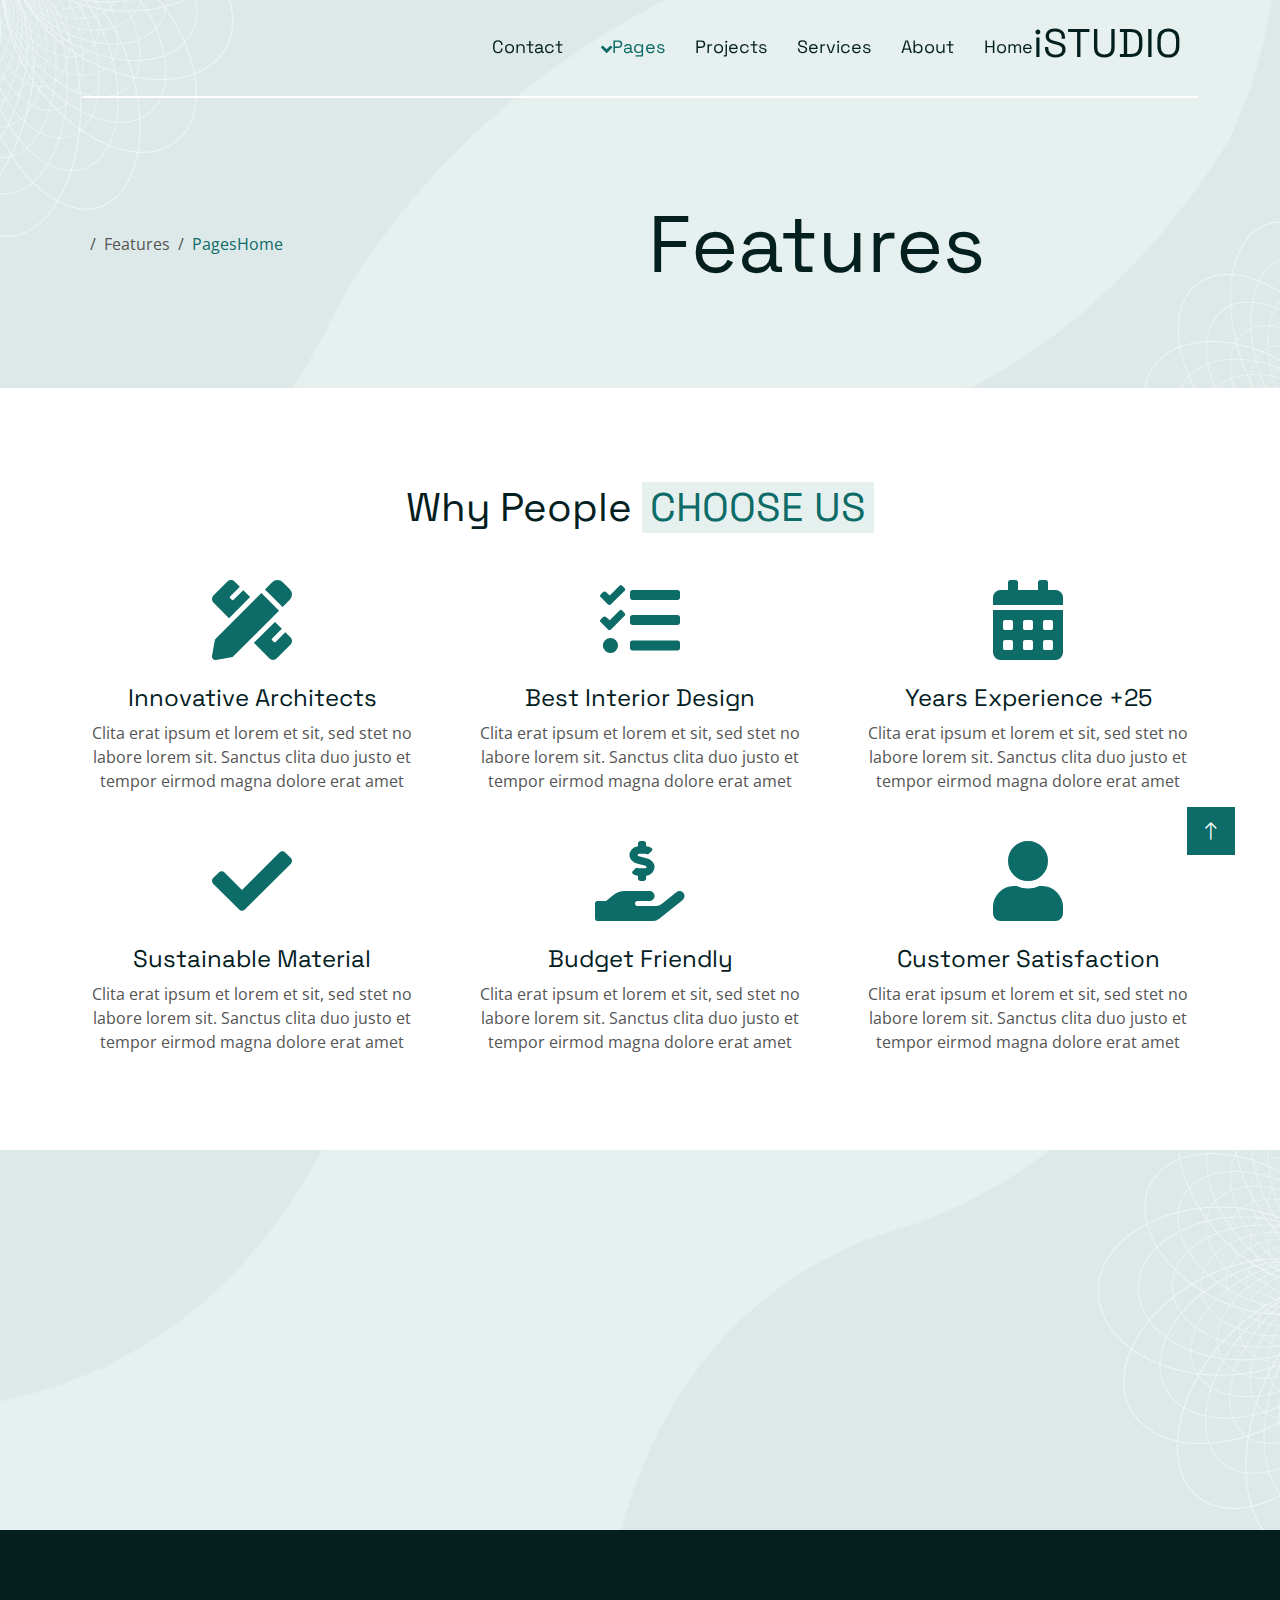
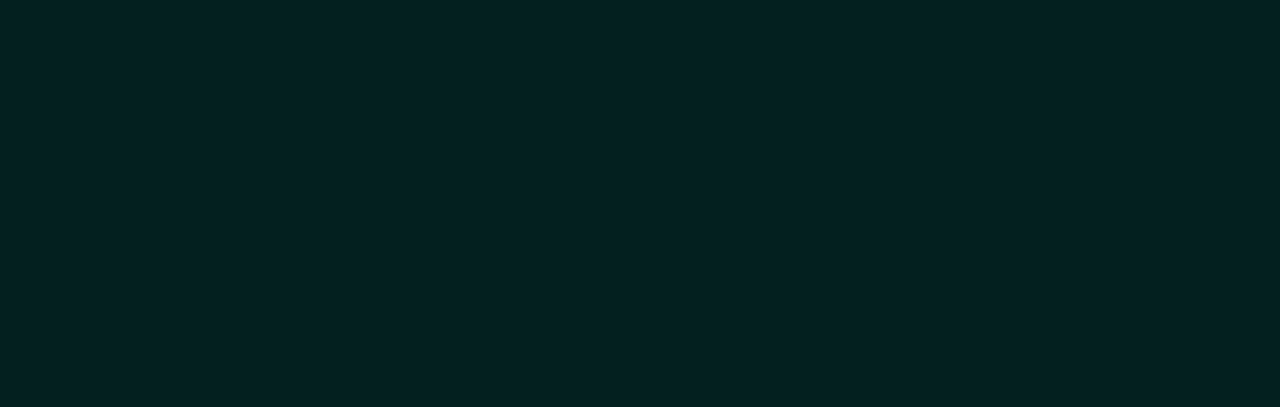
<file: feature.html>
<!DOCTYPE html>
<html lang="en">

<head>
    <meta charset="utf-8">
    <title>iSTUDIO - Interior Design Website Template Free</title>
    <meta content="width=device-width, initial-scale=1.0" name="viewport">
    <meta content="" name="keywords">
    <meta content="" name="description">

    <!-- Favicon -->
    <link href="img/favicon.ico" rel="icon">

    <!-- Google Web Fonts -->
    <link rel="preconnect" href="https://fonts.googleapis.com">
    <link rel="preconnect" href="https://fonts.gstatic.com" crossorigin>
    <link href="https://fonts.googleapis.com/css2?family=Open+Sans&family=Space+Grotesk&display=swap" rel="stylesheet">

    <!-- Icon Font Stylesheet -->
    <link href="https://cdnjs.cloudflare.com/ajax/libs/font-awesome/5.10.0/css/all.min.css" rel="stylesheet">
    <link href="https://cdn.jsdelivr.net/npm/bootstrap-icons@1.4.1/font/bootstrap-icons.css" rel="stylesheet">

    <!-- Libraries Stylesheet -->
    <link href="lib/animate/animate.min.css" rel="stylesheet">
    <link href="lib/owlcarousel/assets/owl.carousel.min.css" rel="stylesheet">

    <!-- Customized Bootstrap Stylesheet -->
    <link href="css/bootstrap.min.css" rel="stylesheet">

    <!-- Template Stylesheet -->
    <link href="css/style.css" rel="stylesheet">
</head>

<body>
    <!-- Spinner Start -->
    <div id="spinner"
        class="show bg-white position-fixed translate-middle w-100 vh-100 top-50 start-50 d-flex align-items-center justify-content-center">
        <div class="spinner-grow text-primary" style="width: 3rem; height: 3rem;" role="status">
            <span class="sr-only">Loading...</span>
        </div>
    </div>
    <!-- Spinner End -->


    <!-- Navbar Start -->
    <div class="container-fluid sticky-top">
        <div class="container">
            <nav class="navbar navbar-expand-lg navbar-light border-bottom border-2 border-white">
                <a href="index.html" class="navbar-brand">
                    <h1>iSTUDIO</h1>
                </a>
                <button type="button" class="navbar-toggler ms-auto me-0" data-bs-toggle="collapse"
                    data-bs-target="#navbarCollapse">
                    <span class="navbar-toggler-icon"></span>
                </button>
                <div class="collapse navbar-collapse" id="navbarCollapse">
                    <div class="navbar-nav ms-auto">
                        <a href="index.html" class="nav-item nav-link">Home</a>
                        <a href="about.html" class="nav-item nav-link">About</a>
                        <a href="service.html" class="nav-item nav-link">Services</a>
                        <a href="project.html" class="nav-item nav-link">Projects</a>
                        <div class="nav-item dropdown">
                            <a href="#!" class="nav-link dropdown-toggle active" data-bs-toggle="dropdown">Pages</a>
                            <div class="dropdown-menu bg-light mt-2">
                                <a href="feature.html" class="dropdown-item active">Features</a>
                                <a href="team.html" class="dropdown-item">Our Team</a>
                                <a href="testimonial.html" class="dropdown-item">Testimonial</a>
                                <a href="404.html" class="dropdown-item">404 Page</a>
                            </div>
                        </div>
                        <a href="contact.html" class="nav-item nav-link">Contact</a>
                    </div>
                </div>
            </nav>
        </div>
    </div>
    <!-- Navbar End -->


    <!-- Hero Start -->
    <div class="container-fluid pb-5 bg-primary hero-header">
        <div class="container py-5">
            <div class="row g-3 align-items-center">
                <div class="col-lg-6 text-center text-lg-start">
                    <h1 class="display-1 mb-0 animated slideInLeft">Features</h1>
                </div>
                <div class="col-lg-6 animated slideInRight">
                    <nav aria-label="breadcrumb">
                        <ol class="breadcrumb justify-content-center justify-content-lg-end mb-0">
                            <li class="breadcrumb-item"><a class="text-primary" href="#!">Home</a></li>
                            <li class="breadcrumb-item"><a class="text-primary" href="#!">Pages</a></li>
                            <li class="breadcrumb-item text-secondary active" aria-current="page">Features</li>
                        </ol>
                    </nav>
                </div>
            </div>
        </div>
    </div>
    <!-- Hero End -->


    <!-- Feature Start -->
    <div class="container-fluid py-5">
        <div class="container py-5">
            <div class="text-center wow fadeIn" data-wow-delay="0.1s">
                <h1 class="mb-5">Why People <span class="text-uppercase text-primary bg-light px-2">Choose Us</span>
                </h1>
            </div>
            <div class="row g-5 align-items-center text-center">
                <div class="col-md-6 col-lg-4 wow fadeIn" data-wow-delay="0.1s">
                    <i class="fa fa-calendar-alt fa-5x text-primary mb-4"></i>
                    <h4>25+ Years Experience</h4>
                    <p class="mb-0">Clita erat ipsum et lorem et sit, sed stet no labore lorem sit. Sanctus clita duo
                        justo et tempor eirmod magna dolore erat amet</p>
                </div>
                <div class="col-md-6 col-lg-4 wow fadeIn" data-wow-delay="0.3s">
                    <i class="fa fa-tasks fa-5x text-primary mb-4"></i>
                    <h4>Best Interior Design</h4>
                    <p class="mb-0">Clita erat ipsum et lorem et sit, sed stet no labore lorem sit. Sanctus clita duo
                        justo et tempor eirmod magna dolore erat amet</p>
                </div>
                <div class="col-md-6 col-lg-4 wow fadeIn" data-wow-delay="0.5s">
                    <i class="fa fa-pencil-ruler fa-5x text-primary mb-4"></i>
                    <h4>Innovative Architects</h4>
                    <p class="mb-0">Clita erat ipsum et lorem et sit, sed stet no labore lorem sit. Sanctus clita duo
                        justo et tempor eirmod magna dolore erat amet</p>
                </div>
                <div class="col-md-6 col-lg-4 wow fadeIn" data-wow-delay="0.1s">
                    <i class="fa fa-user fa-5x text-primary mb-4"></i>
                    <h4>Customer Satisfaction</h4>
                    <p class="mb-0">Clita erat ipsum et lorem et sit, sed stet no labore lorem sit. Sanctus clita duo
                        justo et tempor eirmod magna dolore erat amet</p>
                </div>
                <div class="col-md-6 col-lg-4 wow fadeIn" data-wow-delay="0.3s">
                    <i class="fa fa-hand-holding-usd fa-5x text-primary mb-4"></i>
                    <h4>Budget Friendly</h4>
                    <p class="mb-0">Clita erat ipsum et lorem et sit, sed stet no labore lorem sit. Sanctus clita duo
                        justo et tempor eirmod magna dolore erat amet</p>
                </div>
                <div class="col-md-6 col-lg-4 wow fadeIn" data-wow-delay="0.5s">
                    <i class="fa fa-check fa-5x text-primary mb-4"></i>
                    <h4>Sustainable Material</h4>
                    <p class="mb-0">Clita erat ipsum et lorem et sit, sed stet no labore lorem sit. Sanctus clita duo
                        justo et tempor eirmod magna dolore erat amet</p>
                </div>
            </div>
        </div>
    </div>
    <!-- Feature End -->


    <!-- Newsletter Start -->
    <div class="container-fluid bg-primary newsletter p-0">
        <div class="container p-0">
            <div class="row g-0 align-items-center">
                <div class="col-md-5 ps-lg-0 text-start wow fadeIn" data-wow-delay="0.2s">
                    <img class="img-fluid w-100" src="img/newsletter.jpg" alt="">
                </div>
                <div class="col-md-7 py-5 newsletter-text wow fadeIn" data-wow-delay="0.5s">
                    <div class="p-5">
                        <h1 class="mb-5">Subscribe the <span
                                class="text-uppercase text-primary bg-white px-2">Newsletter</span></h1>
                        <div class="position-relative w-100 mb-2">
                            <input class="form-control border-0 w-100 ps-4 pe-5" type="text"
                                placeholder="Enter Your Email" style="height: 60px;">
                            <button type="button" class="btn shadow-none position-absolute top-0 end-0 mt-2 me-2"><i
                                    class="fa fa-paper-plane text-primary fs-4"></i></button>
                        </div>
                        <p class="mb-0">Diam sed sed dolor stet amet eirmod</p>
                    </div>
                </div>
            </div>
        </div>
    </div>
    <!-- Newsletter End -->


    <!-- Footer Start -->
    <div class="container-fluid bg-dark text-white-50 footer pt-5">
        <div class="container py-5">
            <div class="row g-5">
                <div class="col-md-6 col-lg-3 wow fadeIn" data-wow-delay="0.1s">
                    <a href="index.html" class="d-inline-block mb-3">
                        <h1 class="text-white">iSTUDIO</h1>
                    </a>
                    <p class="mb-0">Tempor erat elitr rebum at clita. Diam dolor diam ipsum et tempor sit. Aliqu diam
                        amet diam et eos labore. Clita erat ipsum et lorem et sit, sed stet no labore lorem sit. Sanctus
                        clita duo justo et tempor</p>
                </div>
                <div class="col-md-6 col-lg-3 wow fadeIn" data-wow-delay="0.3s">
                    <h5 class="text-white mb-4">Get In Touch</h5>
                    <p><i class="fa fa-map-marker-alt me-3"></i>123 Street, New York, USA</p>
                    <p><i class="fa fa-phone-alt me-3"></i>+012 345 67890</p>
                    <p><i class="fa fa-envelope me-3"></i>info@example.com</p>
                    <div class="d-flex pt-2">
                        <a class="btn btn-outline-primary btn-square border-2 me-2" href="#!"><i
                                class="fab fa-twitter"></i></a>
                        <a class="btn btn-outline-primary btn-square border-2 me-2" href="#!"><i
                                class="fab fa-facebook-f"></i></a>
                        <a class="btn btn-outline-primary btn-square border-2 me-2" href="#!"><i
                                class="fab fa-youtube"></i></a>
                        <a class="btn btn-outline-primary btn-square border-2 me-2" href="#!"><i
                                class="fab fa-instagram"></i></a>
                        <a class="btn btn-outline-primary btn-square border-2 me-2" href="#!"><i
                                class="fab fa-linkedin-in"></i></a>
                    </div>
                </div>
                <div class="col-md-6 col-lg-3 wow fadeIn" data-wow-delay="0.5s">
                    <h5 class="text-white mb-4">Popular Link</h5>
                    <a class="btn btn-link" href="#!">About Us</a>
                    <a class="btn btn-link" href="#!">Contact Us</a>
                    <a class="btn btn-link" href="#!">Privacy Policy</a>
                    <a class="btn btn-link" href="#!">Terms & Condition</a>
                    <a class="btn btn-link" href="#!">Career</a>
                </div>
                <div class="col-md-6 col-lg-3 wow fadeIn" data-wow-delay="0.7s">
                    <h5 class="text-white mb-4">Our Services</h5>
                    <a class="btn btn-link" href="#!">Interior Design</a>
                    <a class="btn btn-link" href="#!">Project Planning</a>
                    <a class="btn btn-link" href="#!">Renovation</a>
                    <a class="btn btn-link" href="#!">Implement</a>
                    <a class="btn btn-link" href="#!">Landscape Design</a>
                </div>
            </div>
        </div>
        <div class="container wow fadeIn" data-wow-delay="0.1s">
            <div class="copyright">
                <div class="row">
                    <div class="col-md-6 text-center text-md-start mb-3 mb-md-0">
                        &copy; <a class="border-bottom" href="#!">Your Site Name</a>, All Right Reserved.

                        <!--/*** This template is free as long as you keep the below author’s credit link/attribution link/backlink. ***/-->
                        <!--/*** If you'd like to use the template without the below author’s credit link/attribution link/backlink, ***/-->
                        <!--/*** you can purchase the Credit Removal License from "https://htmlcodex.com/credit-removal". ***/-->
                        Designed By <a class="border-bottom" href="https://htmlcodex.com">HTML Codex</a>. Distributed by
                        <a class="border-bottom" href="https://themewagon.com" target="_blank">ThemeWagon</a>
                    </div>
                    <div class="col-md-6 text-center text-md-end">
                        <div class="footer-menu">
                            <a href="#!">Home</a>
                            <a href="#!">Cookies</a>
                            <a href="#!">Help</a>
                            <a href="#!">FAQs</a>
                        </div>
                    </div>
                </div>
            </div>
        </div>
    </div>
    <!-- Footer End -->


    <!-- Back to Top -->
    <a href="#!" class="btn btn-lg btn-primary btn-lg-square back-to-top"><i class="bi bi-arrow-up"></i></a>


    <!-- JavaScript Libraries -->
    <script src="https://ajax.googleapis.com/ajax/libs/jquery/3.6.1/jquery.min.js"></script>
    <script src="https://cdn.jsdelivr.net/npm/bootstrap@5.0.0/dist/js/bootstrap.bundle.min.js"></script>
    <script src="lib/wow/wow.min.js"></script>
    <script src="lib/easing/easing.min.js"></script>
    <script src="lib/waypoints/waypoints.min.js"></script>
    <script src="lib/owlcarousel/owl.carousel.min.js"></script>

    <!-- Template Javascript -->
    <script src="js/main.js"></script>
</body>

</html>
</file>
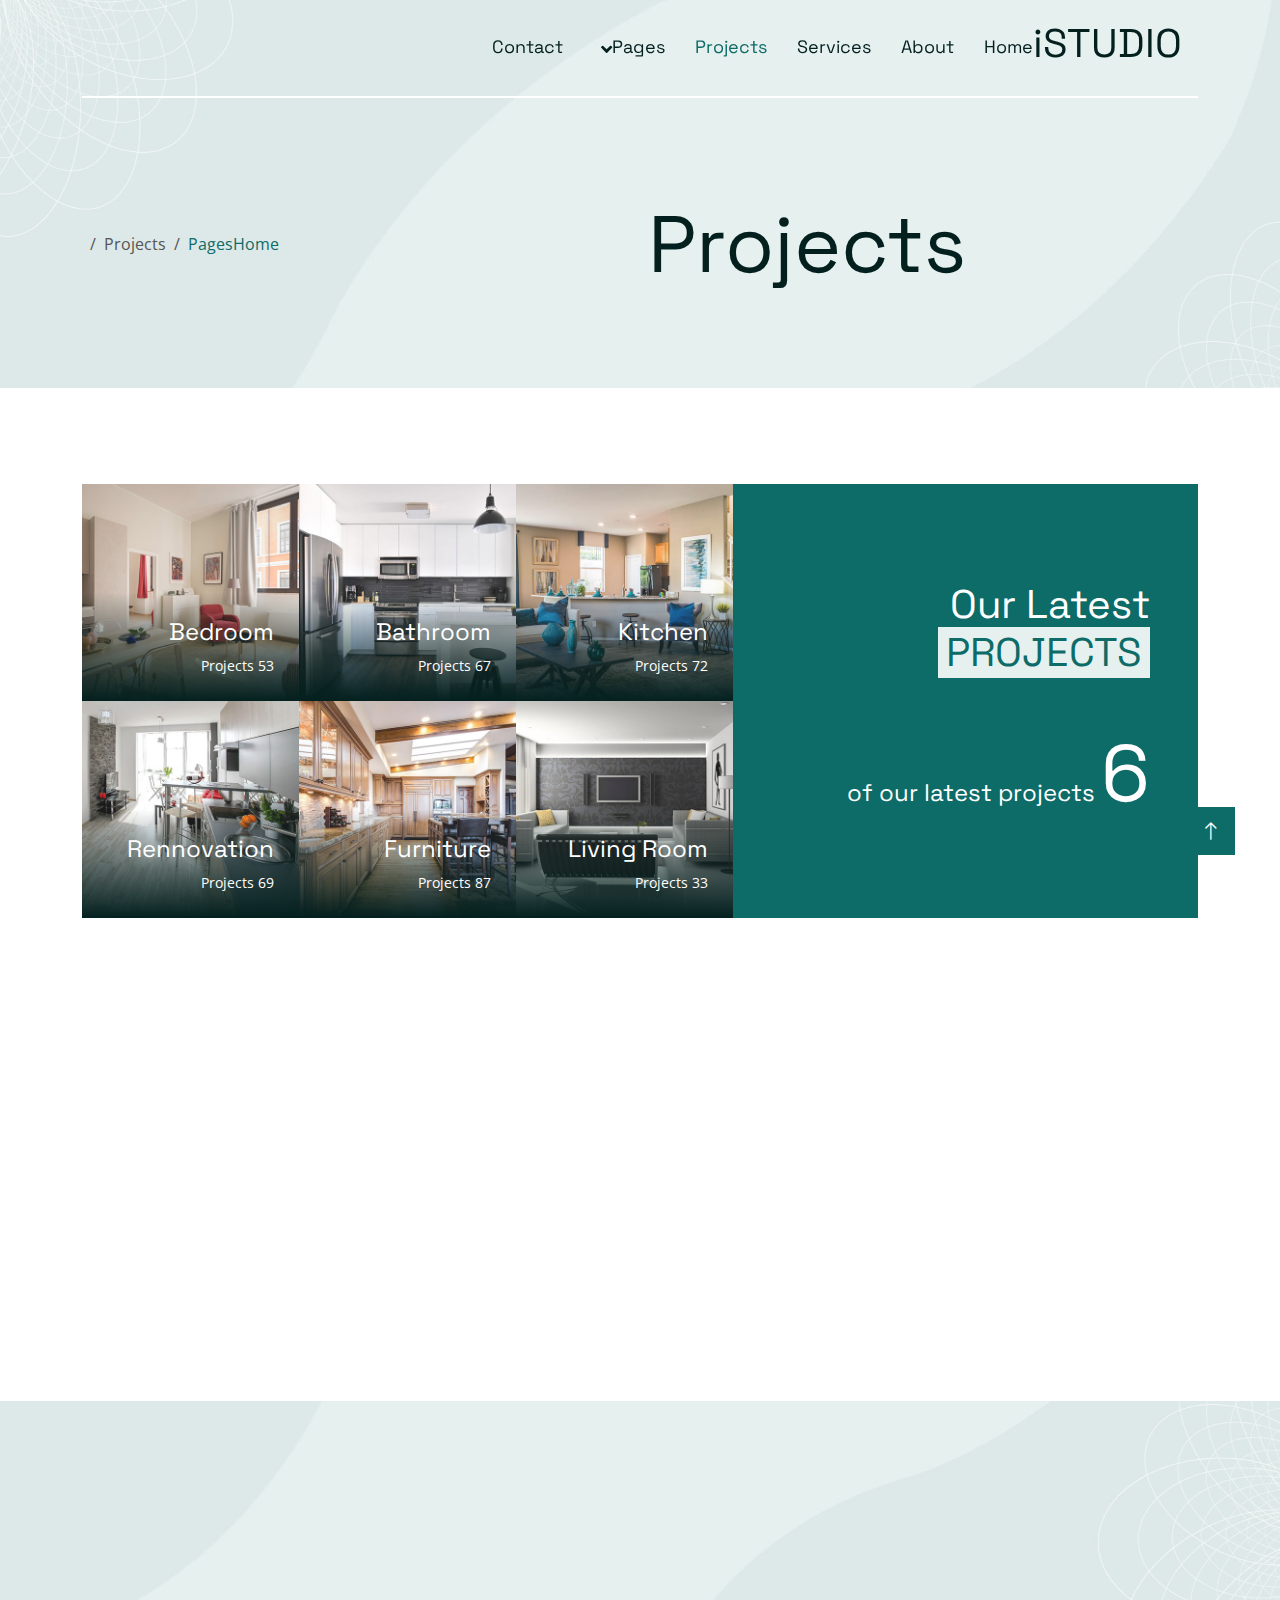
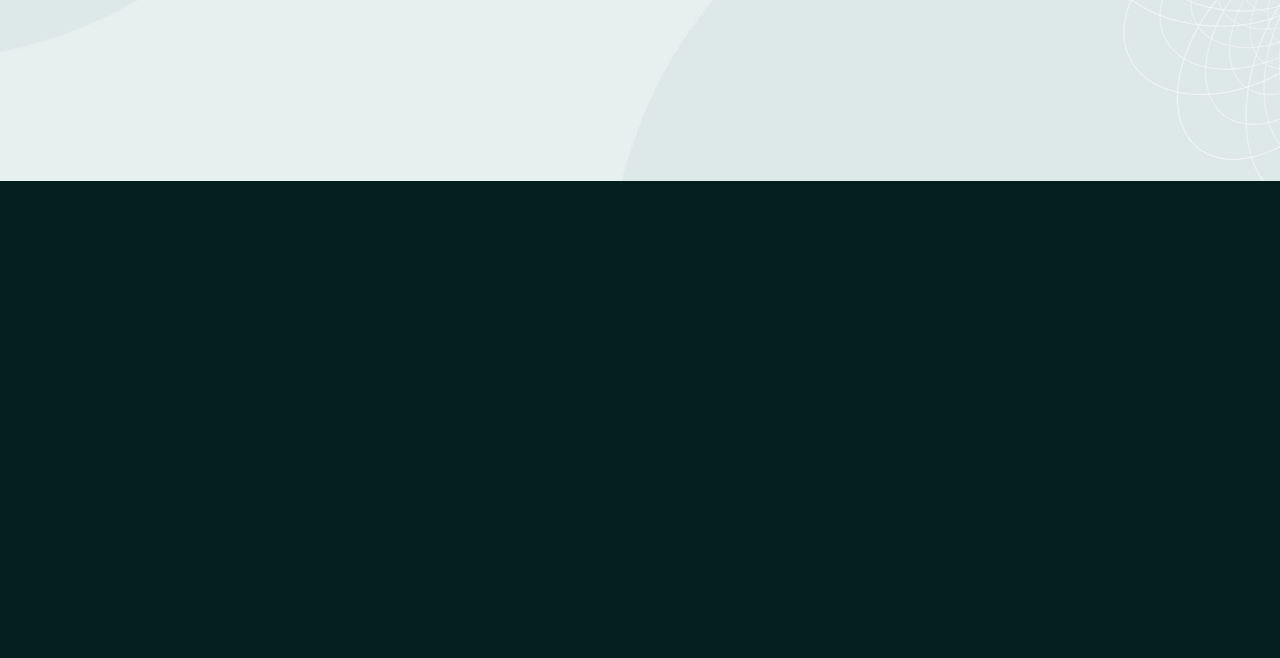
<file: project.html>
<!DOCTYPE html>
<html lang="en">

<head>
    <meta charset="utf-8">
    <title>iSTUDIO - Interior Design Website Template Free</title>
    <meta content="width=device-width, initial-scale=1.0" name="viewport">
    <meta content="" name="keywords">
    <meta content="" name="description">

    <!-- Favicon -->
    <link href="img/favicon.ico" rel="icon">

    <!-- Google Web Fonts -->
    <link rel="preconnect" href="https://fonts.googleapis.com">
    <link rel="preconnect" href="https://fonts.gstatic.com" crossorigin>
    <link href="https://fonts.googleapis.com/css2?family=Open+Sans&family=Space+Grotesk&display=swap" rel="stylesheet">

    <!-- Icon Font Stylesheet -->
    <link href="https://cdnjs.cloudflare.com/ajax/libs/font-awesome/5.10.0/css/all.min.css" rel="stylesheet">
    <link href="https://cdn.jsdelivr.net/npm/bootstrap-icons@1.4.1/font/bootstrap-icons.css" rel="stylesheet">

    <!-- Libraries Stylesheet -->
    <link href="lib/animate/animate.min.css" rel="stylesheet">
    <link href="lib/owlcarousel/assets/owl.carousel.min.css" rel="stylesheet">

    <!-- Customized Bootstrap Stylesheet -->
    <link href="css/bootstrap.min.css" rel="stylesheet">

    <!-- Template Stylesheet -->
    <link href="css/style.css" rel="stylesheet">
</head>

<body>
    <!-- Spinner Start -->
    <div id="spinner"
        class="show bg-white position-fixed translate-middle w-100 vh-100 top-50 start-50 d-flex align-items-center justify-content-center">
        <div class="spinner-grow text-primary" style="width: 3rem; height: 3rem;" role="status">
            <span class="sr-only">Loading...</span>
        </div>
    </div>
    <!-- Spinner End -->


    <!-- Navbar Start -->
    <div class="container-fluid sticky-top">
        <div class="container">
            <nav class="navbar navbar-expand-lg navbar-light border-bottom border-2 border-white">
                <a href="index.html" class="navbar-brand">
                    <h1>iSTUDIO</h1>
                </a>
                <button type="button" class="navbar-toggler ms-auto me-0" data-bs-toggle="collapse"
                    data-bs-target="#navbarCollapse">
                    <span class="navbar-toggler-icon"></span>
                </button>
                <div class="collapse navbar-collapse" id="navbarCollapse">
                    <div class="navbar-nav ms-auto">
                        <a href="index.html" class="nav-item nav-link">Home</a>
                        <a href="about.html" class="nav-item nav-link">About</a>
                        <a href="service.html" class="nav-item nav-link">Services</a>
                        <a href="project.html" class="nav-item nav-link active">Projects</a>
                        <div class="nav-item dropdown">
                            <a href="#!" class="nav-link dropdown-toggle" data-bs-toggle="dropdown">Pages</a>
                            <div class="dropdown-menu bg-light mt-2">
                                <a href="feature.html" class="dropdown-item">Features</a>
                                <a href="team.html" class="dropdown-item">Our Team</a>
                                <a href="testimonial.html" class="dropdown-item">Testimonial</a>
                                <a href="404.html" class="dropdown-item">404 Page</a>
                            </div>
                        </div>
                        <a href="contact.html" class="nav-item nav-link">Contact</a>
                    </div>
                </div>
            </nav>
        </div>
    </div>
    <!-- Navbar End -->


    <!-- Hero Start -->
    <div class="container-fluid pb-5 bg-primary hero-header">
        <div class="container py-5">
            <div class="row g-3 align-items-center">
                <div class="col-lg-6 text-center text-lg-start">
                    <h1 class="display-1 mb-0 animated slideInLeft">Projects</h1>
                </div>
                <div class="col-lg-6 animated slideInRight">
                    <nav aria-label="breadcrumb">
                        <ol class="breadcrumb justify-content-center justify-content-lg-end mb-0">
                            <li class="breadcrumb-item"><a class="text-primary" href="#!">Home</a></li>
                            <li class="breadcrumb-item"><a class="text-primary" href="#!">Pages</a></li>
                            <li class="breadcrumb-item text-secondary active" aria-current="page">Projects</li>
                        </ol>
                    </nav>
                </div>
            </div>
        </div>
    </div>
    <!-- Hero End -->


    <!-- Project Start -->
    <div class="container-fluid py-5">
        <div class="container py-5">
            <div class="row g-0">
                <div class="col-lg-5 wow fadeIn" data-wow-delay="0.1s">
                    <div class="d-flex flex-column justify-content-center bg-primary h-100 p-5">
                        <h1 class="text-white mb-5">Our Latest <span
                                class="text-uppercase text-primary bg-light px-2">Projects</span></h1>
                        <h4 class="text-white mb-0"><span class="display-1">6</span> of our latest projects</h4>
                    </div>
                </div>
                <div class="col-lg-7">
                    <div class="row g-0">
                        <div class="col-md-6 col-lg-4 wow fadeIn" data-wow-delay="0.2s">
                            <div class="project-item position-relative overflow-hidden">
                                <img class="img-fluid w-100" src="img/project-1.jpg" alt="">
                                <a class="project-overlay text-decoration-none" href="#!">
                                    <h4 class="text-white">Kitchen</h4>
                                    <small class="text-white">72 Projects</small>
                                </a>
                            </div>
                        </div>
                        <div class="col-md-6 col-lg-4 wow fadeIn" data-wow-delay="0.3s">
                            <div class="project-item position-relative overflow-hidden">
                                <img class="img-fluid w-100" src="img/project-2.jpg" alt="">
                                <a class="project-overlay text-decoration-none" href="#!">
                                    <h4 class="text-white">Bathroom</h4>
                                    <small class="text-white">67 Projects</small>
                                </a>
                            </div>
                        </div>
                        <div class="col-md-6 col-lg-4 wow fadeIn" data-wow-delay="0.4s">
                            <div class="project-item position-relative overflow-hidden">
                                <img class="img-fluid w-100" src="img/project-3.jpg" alt="">
                                <a class="project-overlay text-decoration-none" href="#!">
                                    <h4 class="text-white">Bedroom</h4>
                                    <small class="text-white">53 Projects</small>
                                </a>
                            </div>
                        </div>
                        <div class="col-md-6 col-lg-4 wow fadeIn" data-wow-delay="0.5s">
                            <div class="project-item position-relative overflow-hidden">
                                <img class="img-fluid w-100" src="img/project-4.jpg" alt="">
                                <a class="project-overlay text-decoration-none" href="#!">
                                    <h4 class="text-white">Living Room</h4>
                                    <small class="text-white">33 Projects</small>
                                </a>
                            </div>
                        </div>
                        <div class="col-md-6 col-lg-4 wow fadeIn" data-wow-delay="0.6s">
                            <div class="project-item position-relative overflow-hidden">
                                <img class="img-fluid w-100" src="img/project-5.jpg" alt="">
                                <a class="project-overlay text-decoration-none" href="#!">
                                    <h4 class="text-white">Furniture</h4>
                                    <small class="text-white">87 Projects</small>
                                </a>
                            </div>
                        </div>
                        <div class="col-md-6 col-lg-4 wow fadeIn" data-wow-delay="0.7s">
                            <div class="project-item position-relative overflow-hidden">
                                <img class="img-fluid w-100" src="img/project-6.jpg" alt="">
                                <a class="project-overlay text-decoration-none" href="#!">
                                    <h4 class="text-white">Rennovation</h4>
                                    <small class="text-white">69 Projects</small>
                                </a>
                            </div>
                        </div>
                    </div>
                </div>
            </div>
        </div>
    </div>
    <!-- Project End -->


    <!-- Testimonial Start -->
    <div class="container-xxl pb-5">
        <div class="container pb-5">
            <div class="row justify-content-center">
                <div class="col-md-12 col-lg-9">
                    <div class="owl-carousel testimonial-carousel wow fadeIn" data-wow-delay="0.2s">
                        <div class="testimonial-item">
                            <div class="row g-5 align-items-center">
                                <div class="col-md-6">
                                    <div class="testimonial-img">
                                        <img class="img-fluid" src="img/testimonial-1.jpg" alt="">
                                    </div>
                                </div>
                                <div class="col-md-6">
                                    <div class="testimonial-text pb-5 pb-md-0">
                                        <h3>Sustainable Material</h3>
                                        <p>Aliqu diam amet diam et eos labore. Clita erat ipsum et lorem et sit, sed
                                            stet no labore lorem sit. Sanctus clita duo justo et tempor eirmod magna
                                            dolore erat
                                            amet</p>
                                        <h5 class="mb-0">Boris Johnson</h5>
                                    </div>
                                </div>
                            </div>
                        </div>
                        <div class="testimonial-item">
                            <div class="row g-5 align-items-center">
                                <div class="col-md-6">
                                    <div class="testimonial-img">
                                        <img class="img-fluid" src="img/testimonial-2.jpg" alt="">
                                    </div>
                                </div>
                                <div class="col-md-6">
                                    <div class="testimonial-text pb-5 pb-md-0">
                                        <h3>Customer Satisfaction</h3>
                                        <p>Clita erat ipsum et lorem et sit, sed
                                            stet no labore lorem sit. Sanctus clita duo justo et tempor eirmod magna
                                            dolore erat
                                            amet</p>
                                        <h5 class="mb-0">Alexander Bell</h5>
                                    </div>
                                </div>
                            </div>
                        </div>
                        <div class="testimonial-item">
                            <div class="row g-5 align-items-center">
                                <div class="col-md-6">
                                    <div class="testimonial-img">
                                        <img class="img-fluid" src="img/testimonial-3.jpg" alt="">
                                    </div>
                                </div>
                                <div class="col-md-6">
                                    <div class="testimonial-text pb-5 pb-md-0">
                                        <h3>Budget Friendly</h3>
                                        <p>Diam amet diam et eos labore. Clita erat ipsum et lorem et sit, sed
                                            stet no labore lorem sit. Sanctus clita duo justo et tempor eirmod magna
                                            dolore erat
                                            amet</p>
                                        <h5 class="mb-0">Bradley Gordon</h5>
                                    </div>
                                </div>
                            </div>
                        </div>
                    </div>
                </div>
            </div>
        </div>
    </div>
    <!-- Testimonial End -->


    <!-- Newsletter Start -->
    <div class="container-fluid bg-primary newsletter p-0">
        <div class="container p-0">
            <div class="row g-0 align-items-center">
                <div class="col-md-5 ps-lg-0 text-start wow fadeIn" data-wow-delay="0.2s">
                    <img class="img-fluid w-100" src="img/newsletter.jpg" alt="">
                </div>
                <div class="col-md-7 py-5 newsletter-text wow fadeIn" data-wow-delay="0.5s">
                    <div class="p-5">
                        <h1 class="mb-5">Subscribe the <span
                                class="text-uppercase text-primary bg-white px-2">Newsletter</span></h1>
                        <div class="position-relative w-100 mb-2">
                            <input class="form-control border-0 w-100 ps-4 pe-5" type="text"
                                placeholder="Enter Your Email" style="height: 60px;">
                            <button type="button" class="btn shadow-none position-absolute top-0 end-0 mt-2 me-2"><i
                                    class="fa fa-paper-plane text-primary fs-4"></i></button>
                        </div>
                        <p class="mb-0">Diam sed sed dolor stet amet eirmod</p>
                    </div>
                </div>
            </div>
        </div>
    </div>
    <!-- Newsletter End -->


    <!-- Footer Start -->
    <div class="container-fluid bg-dark text-white-50 footer pt-5">
        <div class="container py-5">
            <div class="row g-5">
                <div class="col-md-6 col-lg-3 wow fadeIn" data-wow-delay="0.1s">
                    <a href="index.html" class="d-inline-block mb-3">
                        <h1 class="text-white">iSTUDIO</h1>
                    </a>
                    <p class="mb-0">Tempor erat elitr rebum at clita. Diam dolor diam ipsum et tempor sit. Aliqu diam
                        amet diam et eos labore. Clita erat ipsum et lorem et sit, sed stet no labore lorem sit. Sanctus
                        clita duo justo et tempor</p>
                </div>
                <div class="col-md-6 col-lg-3 wow fadeIn" data-wow-delay="0.3s">
                    <h5 class="text-white mb-4">Get In Touch</h5>
                    <p><i class="fa fa-map-marker-alt me-3"></i>123 Street, New York, USA</p>
                    <p><i class="fa fa-phone-alt me-3"></i>+012 345 67890</p>
                    <p><i class="fa fa-envelope me-3"></i>info@example.com</p>
                    <div class="d-flex pt-2">
                        <a class="btn btn-outline-primary btn-square border-2 me-2" href="#!"><i
                                class="fab fa-twitter"></i></a>
                        <a class="btn btn-outline-primary btn-square border-2 me-2" href="#!"><i
                                class="fab fa-facebook-f"></i></a>
                        <a class="btn btn-outline-primary btn-square border-2 me-2" href="#!"><i
                                class="fab fa-youtube"></i></a>
                        <a class="btn btn-outline-primary btn-square border-2 me-2" href="#!"><i
                                class="fab fa-instagram"></i></a>
                        <a class="btn btn-outline-primary btn-square border-2 me-2" href="#!"><i
                                class="fab fa-linkedin-in"></i></a>
                    </div>
                </div>
                <div class="col-md-6 col-lg-3 wow fadeIn" data-wow-delay="0.5s">
                    <h5 class="text-white mb-4">Popular Link</h5>
                    <a class="btn btn-link" href="#!">About Us</a>
                    <a class="btn btn-link" href="#!">Contact Us</a>
                    <a class="btn btn-link" href="#!">Privacy Policy</a>
                    <a class="btn btn-link" href="#!">Terms & Condition</a>
                    <a class="btn btn-link" href="#!">Career</a>
                </div>
                <div class="col-md-6 col-lg-3 wow fadeIn" data-wow-delay="0.7s">
                    <h5 class="text-white mb-4">Our Services</h5>
                    <a class="btn btn-link" href="#!">Interior Design</a>
                    <a class="btn btn-link" href="#!">Project Planning</a>
                    <a class="btn btn-link" href="#!">Renovation</a>
                    <a class="btn btn-link" href="#!">Implement</a>
                    <a class="btn btn-link" href="#!">Landscape Design</a>
                </div>
            </div>
        </div>
        <div class="container wow fadeIn" data-wow-delay="0.1s">
            <div class="copyright">
                <div class="row">
                    <div class="col-md-6 text-center text-md-start mb-3 mb-md-0">
                        &copy; <a class="border-bottom" href="#!">Your Site Name</a>, All Right Reserved.

                        <!--/*** This template is free as long as you keep the below author’s credit link/attribution link/backlink. ***/-->
                        <!--/*** If you'd like to use the template without the below author’s credit link/attribution link/backlink, ***/-->
                        <!--/*** you can purchase the Credit Removal License from "https://htmlcodex.com/credit-removal". ***/-->
                        Designed By <a class="border-bottom" href="https://htmlcodex.com">HTML Codex</a>. Distributed by
                        <a class="border-bottom" href="https://themewagon.com" target="_blank">ThemeWagon</a>
                    </div>
                    <div class="col-md-6 text-center text-md-end">
                        <div class="footer-menu">
                            <a href="#!">Home</a>
                            <a href="#!">Cookies</a>
                            <a href="#!">Help</a>
                            <a href="#!">FAQs</a>
                        </div>
                    </div>
                </div>
            </div>
        </div>
    </div>
    <!-- Footer End -->


    <!-- Back to Top -->
    <a href="#!" class="btn btn-lg btn-primary btn-lg-square back-to-top"><i class="bi bi-arrow-up"></i></a>


    <!-- JavaScript Libraries -->
    <script src="https://ajax.googleapis.com/ajax/libs/jquery/3.6.1/jquery.min.js"></script>
    <script src="https://cdn.jsdelivr.net/npm/bootstrap@5.0.0/dist/js/bootstrap.bundle.min.js"></script>
    <script src="lib/wow/wow.min.js"></script>
    <script src="lib/easing/easing.min.js"></script>
    <script src="lib/waypoints/waypoints.min.js"></script>
    <script src="lib/owlcarousel/owl.carousel.min.js"></script>

    <!-- Template Javascript -->
    <script src="js/main.js"></script>
</body>

</html>
</file>
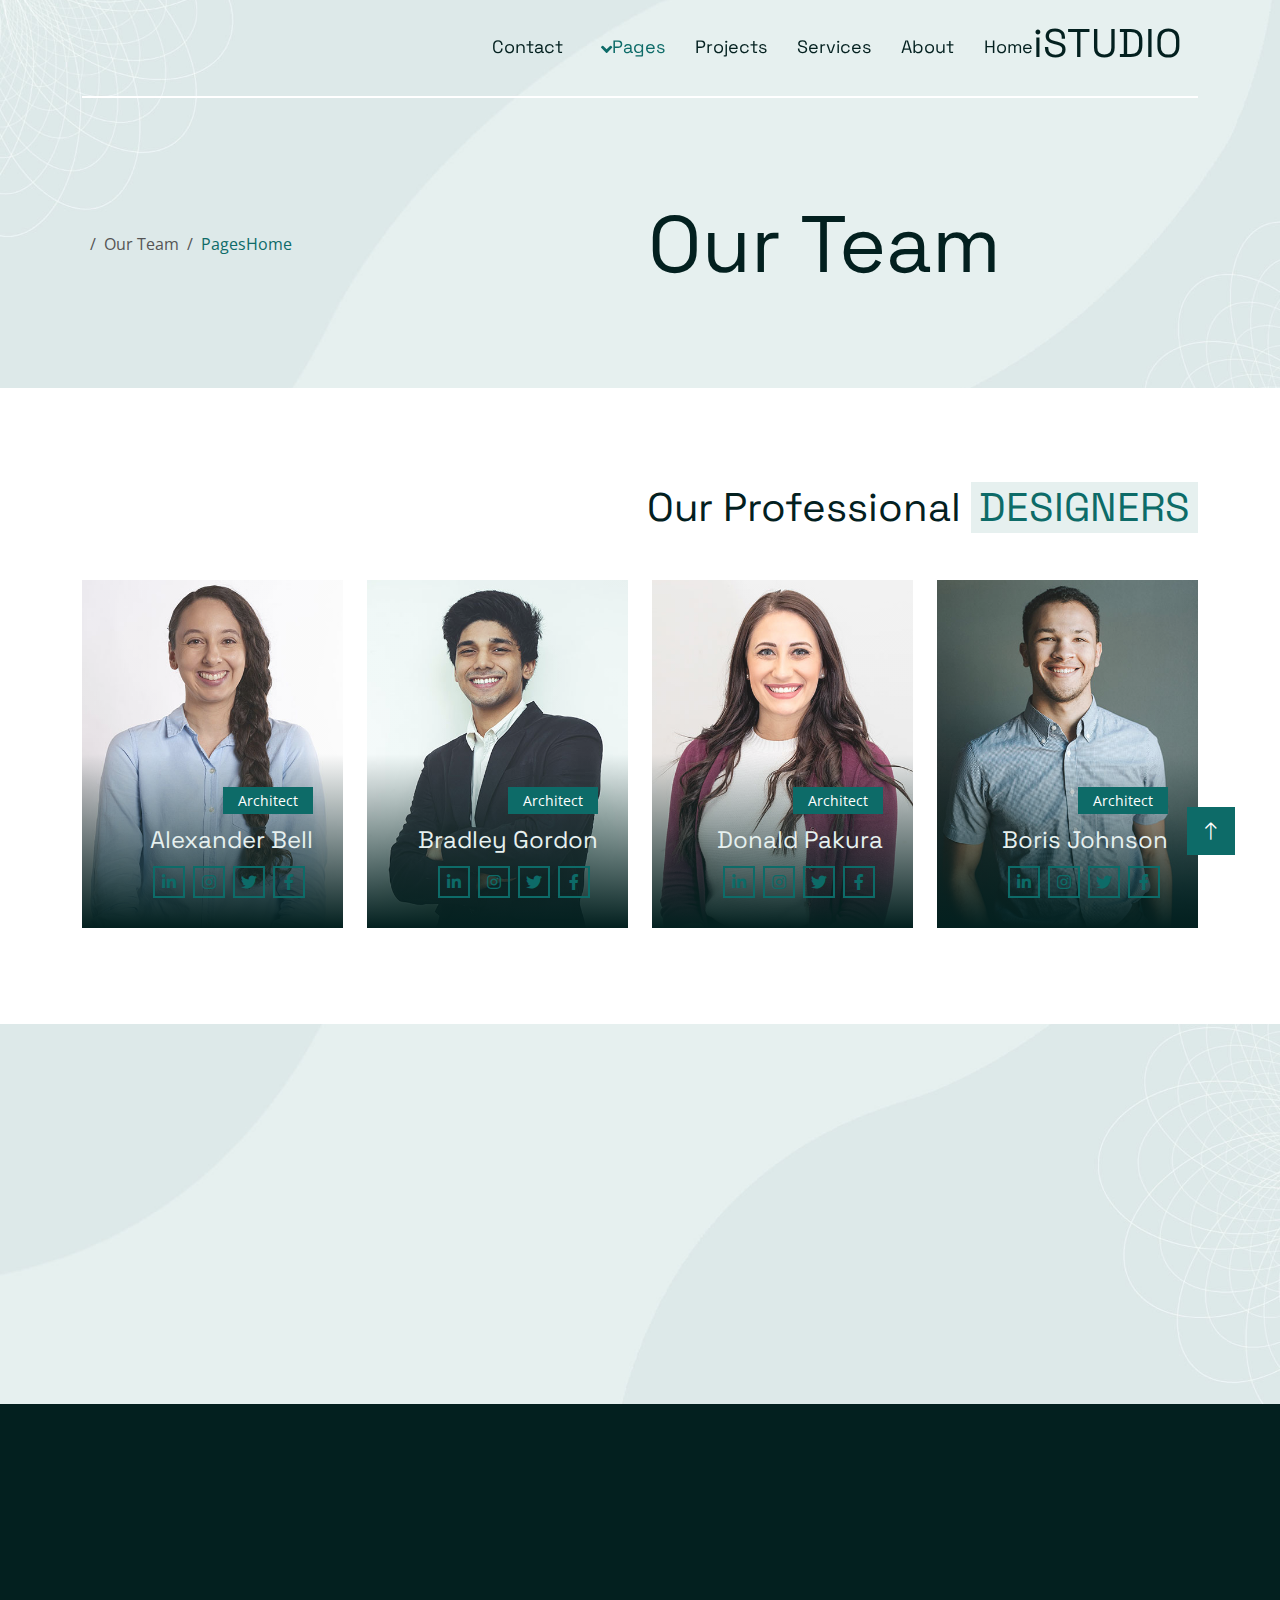
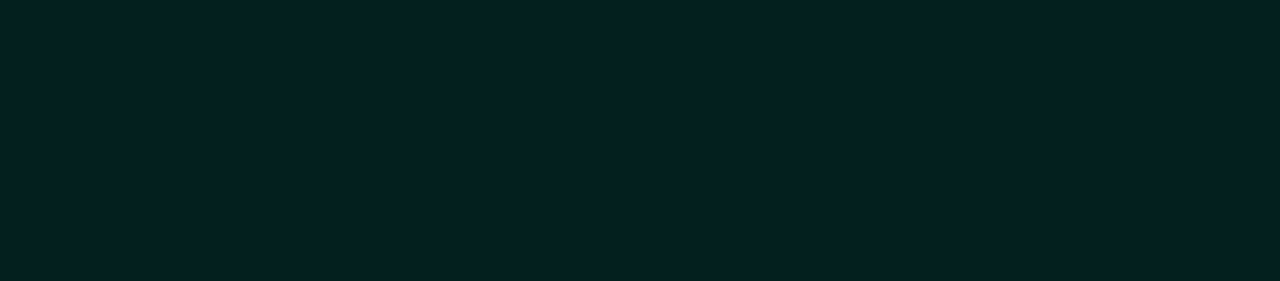
<file: team.html>
<!DOCTYPE html>
<html lang="en">

<head>
    <meta charset="utf-8">
    <title>iSTUDIO - Interior Design Website Template Free</title>
    <meta content="width=device-width, initial-scale=1.0" name="viewport">
    <meta content="" name="keywords">
    <meta content="" name="description">

    <!-- Favicon -->
    <link href="img/favicon.ico" rel="icon">

    <!-- Google Web Fonts -->
    <link rel="preconnect" href="https://fonts.googleapis.com">
    <link rel="preconnect" href="https://fonts.gstatic.com" crossorigin>
    <link href="https://fonts.googleapis.com/css2?family=Open+Sans&family=Space+Grotesk&display=swap" rel="stylesheet">

    <!-- Icon Font Stylesheet -->
    <link href="https://cdnjs.cloudflare.com/ajax/libs/font-awesome/5.10.0/css/all.min.css" rel="stylesheet">
    <link href="https://cdn.jsdelivr.net/npm/bootstrap-icons@1.4.1/font/bootstrap-icons.css" rel="stylesheet">

    <!-- Libraries Stylesheet -->
    <link href="lib/animate/animate.min.css" rel="stylesheet">
    <link href="lib/owlcarousel/assets/owl.carousel.min.css" rel="stylesheet">

    <!-- Customized Bootstrap Stylesheet -->
    <link href="css/bootstrap.min.css" rel="stylesheet">

    <!-- Template Stylesheet -->
    <link href="css/style.css" rel="stylesheet">
</head>

<body>
    <!-- Spinner Start -->
    <div id="spinner"
        class="show bg-white position-fixed translate-middle w-100 vh-100 top-50 start-50 d-flex align-items-center justify-content-center">
        <div class="spinner-grow text-primary" style="width: 3rem; height: 3rem;" role="status">
            <span class="sr-only">Loading...</span>
        </div>
    </div>
    <!-- Spinner End -->


    <!-- Navbar Start -->
    <div class="container-fluid sticky-top">
        <div class="container">
            <nav class="navbar navbar-expand-lg navbar-light border-bottom border-2 border-white">
                <a href="index.html" class="navbar-brand">
                    <h1>iSTUDIO</h1>
                </a>
                <button type="button" class="navbar-toggler ms-auto me-0" data-bs-toggle="collapse"
                    data-bs-target="#navbarCollapse">
                    <span class="navbar-toggler-icon"></span>
                </button>
                <div class="collapse navbar-collapse" id="navbarCollapse">
                    <div class="navbar-nav ms-auto">
                        <a href="index.html" class="nav-item nav-link">Home</a>
                        <a href="about.html" class="nav-item nav-link">About</a>
                        <a href="service.html" class="nav-item nav-link">Services</a>
                        <a href="project.html" class="nav-item nav-link">Projects</a>
                        <div class="nav-item dropdown">
                            <a href="#!" class="nav-link dropdown-toggle active" data-bs-toggle="dropdown">Pages</a>
                            <div class="dropdown-menu bg-light mt-2">
                                <a href="feature.html" class="dropdown-item">Features</a>
                                <a href="team.html" class="dropdown-item active">Our Team</a>
                                <a href="testimonial.html" class="dropdown-item">Testimonial</a>
                                <a href="404.html" class="dropdown-item">404 Page</a>
                            </div>
                        </div>
                        <a href="contact.html" class="nav-item nav-link">Contact</a>
                    </div>
                </div>
            </nav>
        </div>
    </div>
    <!-- Navbar End -->


    <!-- Hero Start -->
    <div class="container-fluid pb-5 bg-primary hero-header">
        <div class="container py-5">
            <div class="row g-3 align-items-center">
                <div class="col-lg-6 text-center text-lg-start">
                    <h1 class="display-1 mb-0 animated slideInLeft">Our Team</h1>
                </div>
                <div class="col-lg-6 animated slideInRight">
                    <nav aria-label="breadcrumb">
                        <ol class="breadcrumb justify-content-center justify-content-lg-end mb-0">
                            <li class="breadcrumb-item"><a class="text-primary" href="#!">Home</a></li>
                            <li class="breadcrumb-item"><a class="text-primary" href="#!">Pages</a></li>
                            <li class="breadcrumb-item text-secondary active" aria-current="page">Our Team</li>
                        </ol>
                    </nav>
                </div>
            </div>
        </div>
    </div>
    <!-- Hero End -->


    <!-- Team Start -->
    <div class="container-fluid py-5">
        <div class="container py-5">
            <h1 class="mb-5">Our Professional <span class="text-uppercase text-primary bg-light px-2">Designers</span>
            </h1>
            <div class="row g-4">
                <div class="col-md-6 col-lg-3 wow fadeIn" data-wow-delay="0.1s">
                    <div class="team-item position-relative overflow-hidden">
                        <img class="img-fluid w-100" src="img/team-1.jpg" alt="">
                        <div class="team-overlay">
                            <small class="mb-2">Architect</small>
                            <h4 class="lh-base text-light">Boris Johnson</h4>
                            <div class="d-flex justify-content-center">
                                <a class="btn btn-outline-primary btn-sm-square border-2 me-2" href="#!">
                                    <i class="fab fa-facebook-f"></i>
                                </a>
                                <a class="btn btn-outline-primary btn-sm-square border-2 me-2" href="#!">
                                    <i class="fab fa-twitter"></i>
                                </a>
                                <a class="btn btn-outline-primary btn-sm-square border-2 me-2" href="#!">
                                    <i class="fab fa-instagram"></i>
                                </a>
                                <a class="btn btn-outline-primary btn-sm-square border-2 me-2" href="#!">
                                    <i class="fab fa-linkedin-in"></i>
                                </a>
                            </div>
                        </div>
                    </div>
                </div>
                <div class="col-md-6 col-lg-3 wow fadeIn" data-wow-delay="0.3s">
                    <div class="team-item position-relative overflow-hidden">
                        <img class="img-fluid w-100" src="img/team-2.jpg" alt="">
                        <div class="team-overlay">
                            <small class="mb-2">Architect</small>
                            <h4 class="lh-base text-light">Donald Pakura</h4>
                            <div class="d-flex justify-content-center">
                                <a class="btn btn-outline-primary btn-sm-square border-2 me-2" href="#!">
                                    <i class="fab fa-facebook-f"></i>
                                </a>
                                <a class="btn btn-outline-primary btn-sm-square border-2 me-2" href="#!">
                                    <i class="fab fa-twitter"></i>
                                </a>
                                <a class="btn btn-outline-primary btn-sm-square border-2 me-2" href="#!">
                                    <i class="fab fa-instagram"></i>
                                </a>
                                <a class="btn btn-outline-primary btn-sm-square border-2 me-2" href="#!">
                                    <i class="fab fa-linkedin-in"></i>
                                </a>
                            </div>
                        </div>
                    </div>
                </div>
                <div class="col-md-6 col-lg-3 wow fadeIn" data-wow-delay="0.5s">
                    <div class="team-item position-relative overflow-hidden">
                        <img class="img-fluid w-100" src="img/team-3.jpg" alt="">
                        <div class="team-overlay">
                            <small class="mb-2">Architect</small>
                            <h4 class="lh-base text-light">Bradley Gordon</h4>
                            <div class="d-flex justify-content-center">
                                <a class="btn btn-outline-primary btn-sm-square border-2 me-2" href="#!">
                                    <i class="fab fa-facebook-f"></i>
                                </a>
                                <a class="btn btn-outline-primary btn-sm-square border-2 me-2" href="#!">
                                    <i class="fab fa-twitter"></i>
                                </a>
                                <a class="btn btn-outline-primary btn-sm-square border-2 me-2" href="#!">
                                    <i class="fab fa-instagram"></i>
                                </a>
                                <a class="btn btn-outline-primary btn-sm-square border-2 me-2" href="#!">
                                    <i class="fab fa-linkedin-in"></i>
                                </a>
                            </div>
                        </div>
                    </div>
                </div>
                <div class="col-md-6 col-lg-3 wow fadeIn" data-wow-delay="0.7s">
                    <div class="team-item position-relative overflow-hidden">
                        <img class="img-fluid w-100" src="img/team-4.jpg" alt="">
                        <div class="team-overlay">
                            <small class="mb-2">Architect</small>
                            <h4 class="lh-base text-light">Alexander Bell</h4>
                            <div class="d-flex justify-content-center">
                                <a class="btn btn-outline-primary btn-sm-square border-2 me-2" href="#!">
                                    <i class="fab fa-facebook-f"></i>
                                </a>
                                <a class="btn btn-outline-primary btn-sm-square border-2 me-2" href="#!">
                                    <i class="fab fa-twitter"></i>
                                </a>
                                <a class="btn btn-outline-primary btn-sm-square border-2 me-2" href="#!">
                                    <i class="fab fa-instagram"></i>
                                </a>
                                <a class="btn btn-outline-primary btn-sm-square border-2 me-2" href="#!">
                                    <i class="fab fa-linkedin-in"></i>
                                </a>
                            </div>
                        </div>
                    </div>
                </div>
            </div>
        </div>
    </div>
    <!-- Team End -->


    <!-- Newsletter Start -->
    <div class="container-fluid bg-primary newsletter p-0">
        <div class="container p-0">
            <div class="row g-0 align-items-center">
                <div class="col-md-5 ps-lg-0 text-start wow fadeIn" data-wow-delay="0.2s">
                    <img class="img-fluid w-100" src="img/newsletter.jpg" alt="">
                </div>
                <div class="col-md-7 py-5 newsletter-text wow fadeIn" data-wow-delay="0.5s">
                    <div class="p-5">
                        <h1 class="mb-5">Subscribe the <span
                                class="text-uppercase text-primary bg-white px-2">Newsletter</span></h1>
                        <div class="position-relative w-100 mb-2">
                            <input class="form-control border-0 w-100 ps-4 pe-5" type="text"
                                placeholder="Enter Your Email" style="height: 60px;">
                            <button type="button" class="btn shadow-none position-absolute top-0 end-0 mt-2 me-2"><i
                                    class="fa fa-paper-plane text-primary fs-4"></i></button>
                        </div>
                        <p class="mb-0">Diam sed sed dolor stet amet eirmod</p>
                    </div>
                </div>
            </div>
        </div>
    </div>
    <!-- Newsletter End -->


    <!-- Footer Start -->
    <div class="container-fluid bg-dark text-white-50 footer pt-5">
        <div class="container py-5">
            <div class="row g-5">
                <div class="col-md-6 col-lg-3 wow fadeIn" data-wow-delay="0.1s">
                    <a href="index.html" class="d-inline-block mb-3">
                        <h1 class="text-white">iSTUDIO</h1>
                    </a>
                    <p class="mb-0">Tempor erat elitr rebum at clita. Diam dolor diam ipsum et tempor sit. Aliqu diam
                        amet diam et eos labore. Clita erat ipsum et lorem et sit, sed stet no labore lorem sit. Sanctus
                        clita duo justo et tempor</p>
                </div>
                <div class="col-md-6 col-lg-3 wow fadeIn" data-wow-delay="0.3s">
                    <h5 class="text-white mb-4">Get In Touch</h5>
                    <p><i class="fa fa-map-marker-alt me-3"></i>123 Street, New York, USA</p>
                    <p><i class="fa fa-phone-alt me-3"></i>+012 345 67890</p>
                    <p><i class="fa fa-envelope me-3"></i>info@example.com</p>
                    <div class="d-flex pt-2">
                        <a class="btn btn-outline-primary btn-square border-2 me-2" href="#!"><i
                                class="fab fa-twitter"></i></a>
                        <a class="btn btn-outline-primary btn-square border-2 me-2" href="#!"><i
                                class="fab fa-facebook-f"></i></a>
                        <a class="btn btn-outline-primary btn-square border-2 me-2" href="#!"><i
                                class="fab fa-youtube"></i></a>
                        <a class="btn btn-outline-primary btn-square border-2 me-2" href="#!"><i
                                class="fab fa-instagram"></i></a>
                        <a class="btn btn-outline-primary btn-square border-2 me-2" href="#!"><i
                                class="fab fa-linkedin-in"></i></a>
                    </div>
                </div>
                <div class="col-md-6 col-lg-3 wow fadeIn" data-wow-delay="0.5s">
                    <h5 class="text-white mb-4">Popular Link</h5>
                    <a class="btn btn-link" href="#!">About Us</a>
                    <a class="btn btn-link" href="#!">Contact Us</a>
                    <a class="btn btn-link" href="#!">Privacy Policy</a>
                    <a class="btn btn-link" href="#!">Terms & Condition</a>
                    <a class="btn btn-link" href="#!">Career</a>
                </div>
                <div class="col-md-6 col-lg-3 wow fadeIn" data-wow-delay="0.7s">
                    <h5 class="text-white mb-4">Our Services</h5>
                    <a class="btn btn-link" href="#!">Interior Design</a>
                    <a class="btn btn-link" href="#!">Project Planning</a>
                    <a class="btn btn-link" href="#!">Renovation</a>
                    <a class="btn btn-link" href="#!">Implement</a>
                    <a class="btn btn-link" href="#!">Landscape Design</a>
                </div>
            </div>
        </div>
        <div class="container wow fadeIn" data-wow-delay="0.1s">
            <div class="copyright">
                <div class="row">
                    <div class="col-md-6 text-center text-md-start mb-3 mb-md-0">
                        &copy; <a class="border-bottom" href="#!">Your Site Name</a>, All Right Reserved.

                        <!--/*** This template is free as long as you keep the below author’s credit link/attribution link/backlink. ***/-->
                        <!--/*** If you'd like to use the template without the below author’s credit link/attribution link/backlink, ***/-->
                        <!--/*** you can purchase the Credit Removal License from "https://htmlcodex.com/credit-removal". ***/-->
                        Designed By <a class="border-bottom" href="https://htmlcodex.com">HTML Codex</a>. Distributed by
                        <a class="border-bottom" href="https://themewagon.com" target="_blank">ThemeWagon</a>
                    </div>
                    <div class="col-md-6 text-center text-md-end">
                        <div class="footer-menu">
                            <a href="#!">Home</a>
                            <a href="#!">Cookies</a>
                            <a href="#!">Help</a>
                            <a href="#!">FAQs</a>
                        </div>
                    </div>
                </div>
            </div>
        </div>
    </div>
    <!-- Footer End -->


    <!-- Back to Top -->
    <a href="#!" class="btn btn-lg btn-primary btn-lg-square back-to-top"><i class="bi bi-arrow-up"></i></a>


    <!-- JavaScript Libraries -->
    <script src="https://ajax.googleapis.com/ajax/libs/jquery/3.6.1/jquery.min.js"></script>
    <script src="https://cdn.jsdelivr.net/npm/bootstrap@5.0.0/dist/js/bootstrap.bundle.min.js"></script>
    <script src="lib/wow/wow.min.js"></script>
    <script src="lib/easing/easing.min.js"></script>
    <script src="lib/waypoints/waypoints.min.js"></script>
    <script src="lib/owlcarousel/owl.carousel.min.js"></script>

    <!-- Template Javascript -->
    <script src="js/main.js"></script>
</body>

</html>
</file>
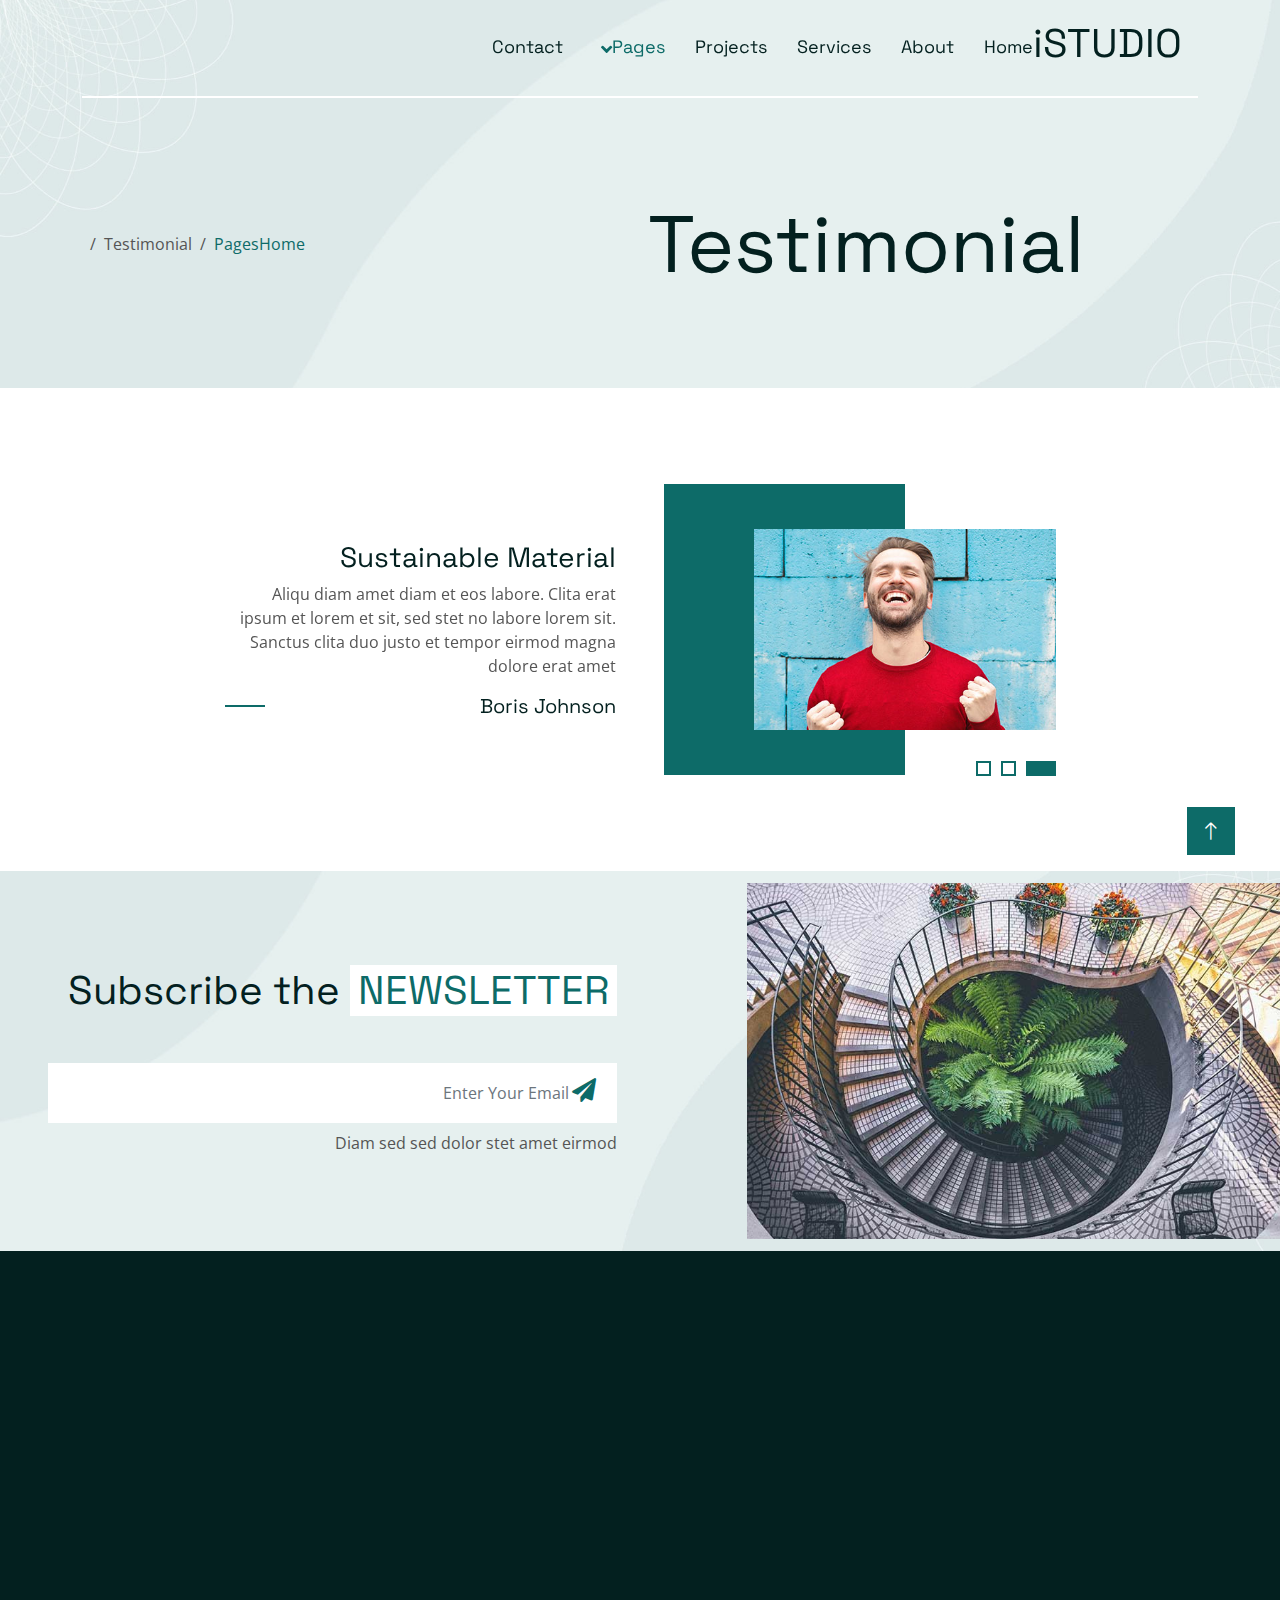
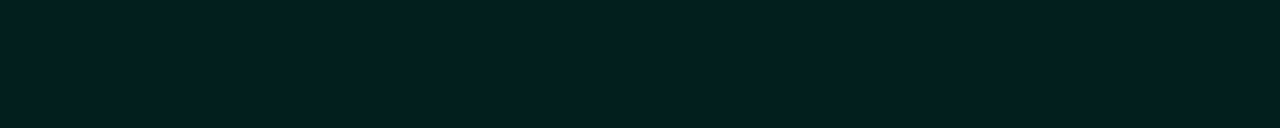
<file: testimonial.html>
<!DOCTYPE html>
<html lang="en">

<head>
    <meta charset="utf-8">
    <title>iSTUDIO - Interior Design Website Template Free</title>
    <meta content="width=device-width, initial-scale=1.0" name="viewport">
    <meta content="" name="keywords">
    <meta content="" name="description">

    <!-- Favicon -->
    <link href="img/favicon.ico" rel="icon">

    <!-- Google Web Fonts -->
    <link rel="preconnect" href="https://fonts.googleapis.com">
    <link rel="preconnect" href="https://fonts.gstatic.com" crossorigin>
    <link href="https://fonts.googleapis.com/css2?family=Open+Sans&family=Space+Grotesk&display=swap" rel="stylesheet">

    <!-- Icon Font Stylesheet -->
    <link href="https://cdnjs.cloudflare.com/ajax/libs/font-awesome/5.10.0/css/all.min.css" rel="stylesheet">
    <link href="https://cdn.jsdelivr.net/npm/bootstrap-icons@1.4.1/font/bootstrap-icons.css" rel="stylesheet">

    <!-- Libraries Stylesheet -->
    <link href="lib/animate/animate.min.css" rel="stylesheet">
    <link href="lib/owlcarousel/assets/owl.carousel.min.css" rel="stylesheet">

    <!-- Customized Bootstrap Stylesheet -->
    <link href="css/bootstrap.min.css" rel="stylesheet">

    <!-- Template Stylesheet -->
    <link href="css/style.css" rel="stylesheet">
</head>

<body>
    <!-- Spinner Start -->
    <div id="spinner"
        class="show bg-white position-fixed translate-middle w-100 vh-100 top-50 start-50 d-flex align-items-center justify-content-center">
        <div class="spinner-grow text-primary" style="width: 3rem; height: 3rem;" role="status">
            <span class="sr-only">Loading...</span>
        </div>
    </div>
    <!-- Spinner End -->


    <!-- Navbar Start -->
    <div class="container-fluid sticky-top">
        <div class="container">
            <nav class="navbar navbar-expand-lg navbar-light border-bottom border-2 border-white">
                <a href="index.html" class="navbar-brand">
                    <h1>iSTUDIO</h1>
                </a>
                <button type="button" class="navbar-toggler ms-auto me-0" data-bs-toggle="collapse"
                    data-bs-target="#navbarCollapse">
                    <span class="navbar-toggler-icon"></span>
                </button>
                <div class="collapse navbar-collapse" id="navbarCollapse">
                    <div class="navbar-nav ms-auto">
                        <a href="index.html" class="nav-item nav-link">Home</a>
                        <a href="about.html" class="nav-item nav-link">About</a>
                        <a href="service.html" class="nav-item nav-link">Services</a>
                        <a href="project.html" class="nav-item nav-link">Projects</a>
                        <div class="nav-item dropdown">
                            <a href="#!" class="nav-link dropdown-toggle active" data-bs-toggle="dropdown">Pages</a>
                            <div class="dropdown-menu bg-light mt-2">
                                <a href="feature.html" class="dropdown-item">Features</a>
                                <a href="team.html" class="dropdown-item">Our Team</a>
                                <a href="testimonial.html" class="dropdown-item active">Testimonial</a>
                                <a href="404.html" class="dropdown-item">404 Page</a>
                            </div>
                        </div>
                        <a href="contact.html" class="nav-item nav-link">Contact</a>
                    </div>
                </div>
            </nav>
        </div>
    </div>
    <!-- Navbar End -->


    <!-- Hero Start -->
    <div class="container-fluid pb-5 bg-primary hero-header">
        <div class="container py-5">
            <div class="row g-3 align-items-center">
                <div class="col-lg-6 text-center text-lg-start">
                    <h1 class="display-1 mb-0 animated slideInLeft">Testimonial</h1>
                </div>
                <div class="col-lg-6 animated slideInRight">
                    <nav aria-label="breadcrumb">
                        <ol class="breadcrumb justify-content-center justify-content-lg-end mb-0">
                            <li class="breadcrumb-item"><a class="text-primary" href="#!">Home</a></li>
                            <li class="breadcrumb-item"><a class="text-primary" href="#!">Pages</a></li>
                            <li class="breadcrumb-item text-secondary active" aria-current="page">Testimonial</li>
                        </ol>
                    </nav>
                </div>
            </div>
        </div>
    </div>
    <!-- Hero End -->


    <!-- Testimonial Start -->
    <div class="container-xxl py-5">
        <div class="container py-5">
            <div class="row justify-content-center">
                <div class="col-md-12 col-lg-9">
                    <div class="owl-carousel testimonial-carousel wow fadeIn" data-wow-delay="0.2s">
                        <div class="testimonial-item">
                            <div class="row g-5 align-items-center">
                                <div class="col-md-6">
                                    <div class="testimonial-img">
                                        <img class="img-fluid" src="img/testimonial-1.jpg" alt="">
                                    </div>
                                </div>
                                <div class="col-md-6">
                                    <div class="testimonial-text pb-5 pb-md-0">
                                        <h3>Sustainable Material</h3>
                                        <p>Aliqu diam amet diam et eos labore. Clita erat ipsum et lorem et sit, sed
                                            stet no labore lorem sit. Sanctus clita duo justo et tempor eirmod magna
                                            dolore erat
                                            amet</p>
                                        <h5 class="mb-0">Boris Johnson</h5>
                                    </div>
                                </div>
                            </div>
                        </div>
                        <div class="testimonial-item">
                            <div class="row g-5 align-items-center">
                                <div class="col-md-6">
                                    <div class="testimonial-img">
                                        <img class="img-fluid" src="img/testimonial-2.jpg" alt="">
                                    </div>
                                </div>
                                <div class="col-md-6">
                                    <div class="testimonial-text pb-5 pb-md-0">
                                        <h3>Customer Satisfaction</h3>
                                        <p>Clita erat ipsum et lorem et sit, sed
                                            stet no labore lorem sit. Sanctus clita duo justo et tempor eirmod magna
                                            dolore erat
                                            amet</p>
                                        <h5 class="mb-0">Alexander Bell</h5>
                                    </div>
                                </div>
                            </div>
                        </div>
                        <div class="testimonial-item">
                            <div class="row g-5 align-items-center">
                                <div class="col-md-6">
                                    <div class="testimonial-img">
                                        <img class="img-fluid" src="img/testimonial-3.jpg" alt="">
                                    </div>
                                </div>
                                <div class="col-md-6">
                                    <div class="testimonial-text pb-5 pb-md-0">
                                        <h3>Budget Friendly</h3>
                                        <p>Diam amet diam et eos labore. Clita erat ipsum et lorem et sit, sed
                                            stet no labore lorem sit. Sanctus clita duo justo et tempor eirmod magna
                                            dolore erat
                                            amet</p>
                                        <h5 class="mb-0">Bradley Gordon</h5>
                                    </div>
                                </div>
                            </div>
                        </div>
                    </div>
                </div>
            </div>
        </div>
    </div>
    <!-- Testimonial End -->


    <!-- Newsletter Start -->
    <div class="container-fluid bg-primary newsletter p-0">
        <div class="container p-0">
            <div class="row g-0 align-items-center">
                <div class="col-md-5 ps-lg-0 text-start wow fadeIn" data-wow-delay="0.2s">
                    <img class="img-fluid w-100" src="img/newsletter.jpg" alt="">
                </div>
                <div class="col-md-7 py-5 newsletter-text wow fadeIn" data-wow-delay="0.5s">
                    <div class="p-5">
                        <h1 class="mb-5">Subscribe the <span
                                class="text-uppercase text-primary bg-white px-2">Newsletter</span></h1>
                        <div class="position-relative w-100 mb-2">
                            <input class="form-control border-0 w-100 ps-4 pe-5" type="text"
                                placeholder="Enter Your Email" style="height: 60px;">
                            <button type="button" class="btn shadow-none position-absolute top-0 end-0 mt-2 me-2"><i
                                    class="fa fa-paper-plane text-primary fs-4"></i></button>
                        </div>
                        <p class="mb-0">Diam sed sed dolor stet amet eirmod</p>
                    </div>
                </div>
            </div>
        </div>
    </div>
    <!-- Newsletter End -->


    <!-- Footer Start -->
    <div class="container-fluid bg-dark text-white-50 footer pt-5">
        <div class="container py-5">
            <div class="row g-5">
                <div class="col-md-6 col-lg-3 wow fadeIn" data-wow-delay="0.1s">
                    <a href="index.html" class="d-inline-block mb-3">
                        <h1 class="text-white">iSTUDIO</h1>
                    </a>
                    <p class="mb-0">Tempor erat elitr rebum at clita. Diam dolor diam ipsum et tempor sit. Aliqu diam
                        amet diam et eos labore. Clita erat ipsum et lorem et sit, sed stet no labore lorem sit. Sanctus
                        clita duo justo et tempor</p>
                </div>
                <div class="col-md-6 col-lg-3 wow fadeIn" data-wow-delay="0.3s">
                    <h5 class="text-white mb-4">Get In Touch</h5>
                    <p><i class="fa fa-map-marker-alt me-3"></i>123 Street, New York, USA</p>
                    <p><i class="fa fa-phone-alt me-3"></i>+012 345 67890</p>
                    <p><i class="fa fa-envelope me-3"></i>info@example.com</p>
                    <div class="d-flex pt-2">
                        <a class="btn btn-outline-primary btn-square border-2 me-2" href="#!"><i
                                class="fab fa-twitter"></i></a>
                        <a class="btn btn-outline-primary btn-square border-2 me-2" href="#!"><i
                                class="fab fa-facebook-f"></i></a>
                        <a class="btn btn-outline-primary btn-square border-2 me-2" href="#!"><i
                                class="fab fa-youtube"></i></a>
                        <a class="btn btn-outline-primary btn-square border-2 me-2" href="#!"><i
                                class="fab fa-instagram"></i></a>
                        <a class="btn btn-outline-primary btn-square border-2 me-2" href="#!"><i
                                class="fab fa-linkedin-in"></i></a>
                    </div>
                </div>
                <div class="col-md-6 col-lg-3 wow fadeIn" data-wow-delay="0.5s">
                    <h5 class="text-white mb-4">Popular Link</h5>
                    <a class="btn btn-link" href="#!">About Us</a>
                    <a class="btn btn-link" href="#!">Contact Us</a>
                    <a class="btn btn-link" href="#!">Privacy Policy</a>
                    <a class="btn btn-link" href="#!">Terms & Condition</a>
                    <a class="btn btn-link" href="#!">Career</a>
                </div>
                <div class="col-md-6 col-lg-3 wow fadeIn" data-wow-delay="0.7s">
                    <h5 class="text-white mb-4">Our Services</h5>
                    <a class="btn btn-link" href="#!">Interior Design</a>
                    <a class="btn btn-link" href="#!">Project Planning</a>
                    <a class="btn btn-link" href="#!">Renovation</a>
                    <a class="btn btn-link" href="#!">Implement</a>
                    <a class="btn btn-link" href="#!">Landscape Design</a>
                </div>
            </div>
        </div>
        <div class="container wow fadeIn" data-wow-delay="0.1s">
            <div class="copyright">
                <div class="row">
                    <div class="col-md-6 text-center text-md-start mb-3 mb-md-0">
                        &copy; <a class="border-bottom" href="#!">Your Site Name</a>, All Right Reserved.

                        <!--/*** This template is free as long as you keep the below author’s credit link/attribution link/backlink. ***/-->
                        <!--/*** If you'd like to use the template without the below author’s credit link/attribution link/backlink, ***/-->
                        <!--/*** you can purchase the Credit Removal License from "https://htmlcodex.com/credit-removal". ***/-->
                        Designed By <a class="border-bottom" href="https://htmlcodex.com">HTML Codex</a>. Distributed by
                        <a class="border-bottom" href="https://themewagon.com" target="_blank">ThemeWagon</a>
                    </div>
                    <div class="col-md-6 text-center text-md-end">
                        <div class="footer-menu">
                            <a href="#!">Home</a>
                            <a href="#!">Cookies</a>
                            <a href="#!">Help</a>
                            <a href="#!">FAQs</a>
                        </div>
                    </div>
                </div>
            </div>
        </div>
    </div>
    <!-- Footer End -->


    <!-- Back to Top -->
    <a href="#!" class="btn btn-lg btn-primary btn-lg-square back-to-top"><i class="bi bi-arrow-up"></i></a>


    <!-- JavaScript Libraries -->
    <script src="https://ajax.googleapis.com/ajax/libs/jquery/3.6.1/jquery.min.js"></script>
    <script src="https://cdn.jsdelivr.net/npm/bootstrap@5.0.0/dist/js/bootstrap.bundle.min.js"></script>
    <script src="lib/wow/wow.min.js"></script>
    <script src="lib/easing/easing.min.js"></script>
    <script src="lib/waypoints/waypoints.min.js"></script>
    <script src="lib/owlcarousel/owl.carousel.min.js"></script>

    <!-- Template Javascript -->
    <script src="js/main.js"></script>
</body>

</html>
</file>
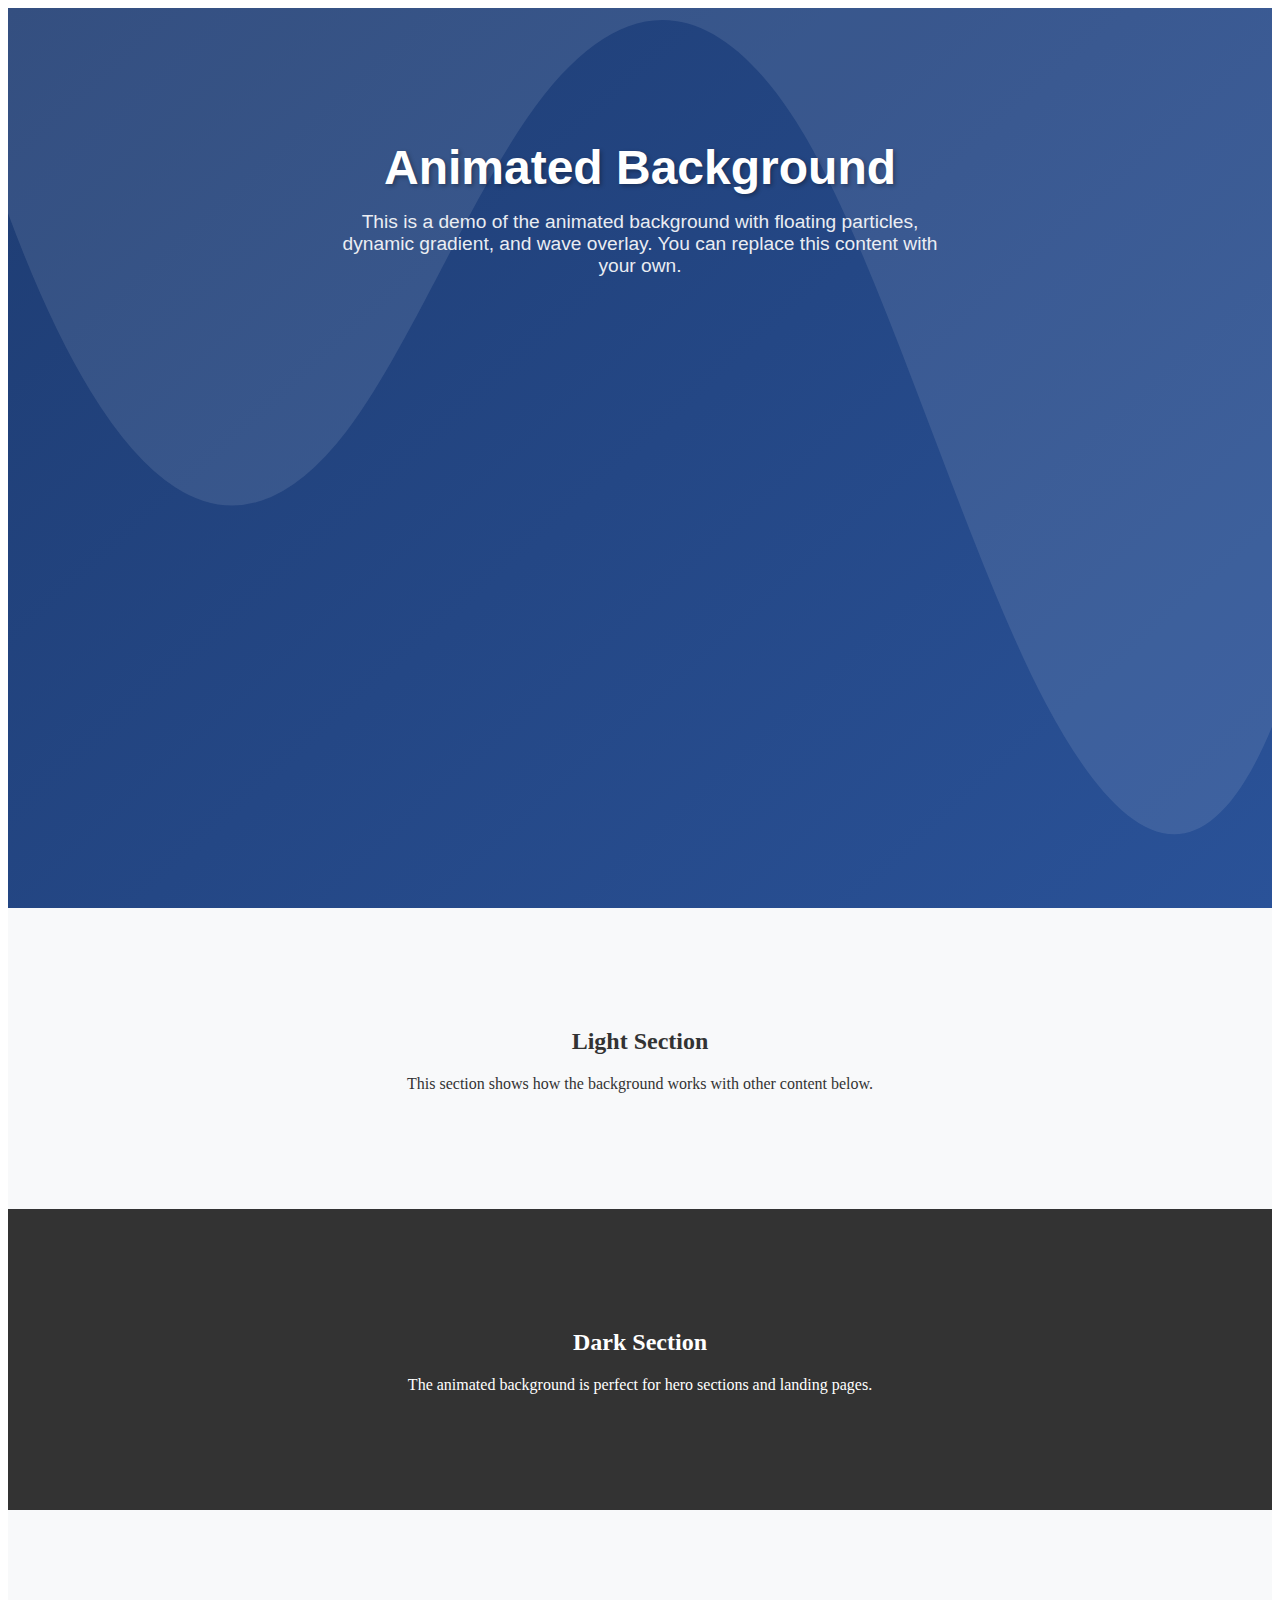
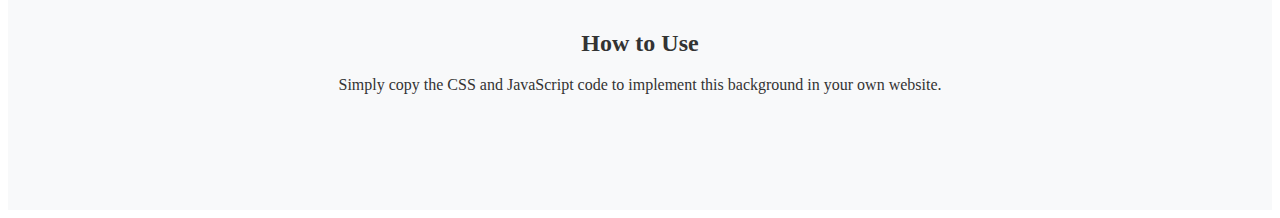
<file: سش/animated.html>
<!DOCTYPE html>
<html lang="en">
<head>
    <meta charset="UTF-8">
    <meta name="viewport" content="width=device-width, initial-scale=1.0">
    <title>Animated Background Demo</title>
    <style>
        /* Animated Background Styles */
        .animated-background {
            position: relative;
            min-height: 100vh;
            background: linear-gradient(135deg, #1e3c72 0%, #2a5298 100%);
            overflow: hidden;
        }
        
        /* Wave Animation Overlay */
        .animated-background::before {
            content: '';
            position: absolute;
            top: 0;
            left: 0;
            right: 0;
            bottom: 0;
            background: url('data:image/svg+xml,<svg xmlns="http://www.w3.org/2000/svg" viewBox="0 0 1200 120" preserveAspectRatio="none"><path d="M321.39,56.44c58-10.79,114.16-30.13,172-41.86,82.39-16.72,168.19-17.73,250.45-.39C823.78,31,906.67,72,985.66,92.83c70.05,18.48,146.53,26.09,214.34,3V0H0V27.35A600.21,600.21,0,0,0,321.39,56.44Z" fill="rgba(255,255,255,0.1)"></path></svg>') no-repeat bottom;
            background-size: cover;
            pointer-events: none;
        }
        
        /* Floating Particles */
        .particle {
            position: fixed;
            width: 4px;
            height: 4px;
            background: rgba(255, 255, 255, 0.6);
            border-radius: 50%;
            pointer-events: none;
            z-index: 1;
        }
        
        /* Demo Content Styles */
        .demo-content {
            position: relative;
            z-index: 2;
            color: white;
            text-align: center;
            padding: 100px 20px;
            font-family: Arial, sans-serif;
        }
        
        .demo-content h1 {
            font-size: 3rem;
            margin-bottom: 1rem;
            text-shadow: 2px 2px 4px rgba(0, 0, 0, 0.3);
        }
        
        .demo-content p {
            font-size: 1.2rem;
            opacity: 0.9;
            max-width: 600px;
            margin: 0 auto;
        }
        
        /* Scroll Progress Bar */
        .scroll-progress {
            position: fixed;
            top: 0;
            left: 0;
            width: 0%;
            height: 3px;
            background: linear-gradient(45deg, #ff6b6b, #4ecdc4);
            z-index: 9999;
            transition: width 0.1s ease;
        }
        
        /* Additional demo sections */
        .demo-section {
            padding: 100px 20px;
            text-align: center;
        }
        
        .section-light {
            background: #f8f9fa;
            color: #333;
        }
        
        .section-dark {
            background: #333;
            color: white;
        }
    </style>
</head>
<body>
    <!-- Scroll Progress Bar -->
    <div class="scroll-progress"></div>
    
    <!-- Animated Background Section -->
    <div class="animated-background">
        <div class="demo-content">
            <h1>Animated Background</h1>
            <p>This is a demo of the animated background with floating particles, dynamic gradient, and wave overlay. You can replace this content with your own.</p>
        </div>
    </div>
    
    <!-- Additional Demo Sections -->
    <div class="demo-section section-light">
        <h2>Light Section</h2>
        <p>This section shows how the background works with other content below.</p>
    </div>
    
    <div class="demo-section section-dark">
        <h2>Dark Section</h2>
        <p>The animated background is perfect for hero sections and landing pages.</p>
    </div>
    
    <div class="demo-section section-light">
        <h2>How to Use</h2>
        <p>Simply copy the CSS and JavaScript code to implement this background in your own website.</p>
    </div>

    <script>
        // Animated Background JavaScript
        class AnimatedBackground {
            constructor() {
                this.init();
            }
            
            init() {
                this.setupDynamicGradient();
                this.setupFloatingParticles();
                this.setupScrollProgress();
                this.setupParallaxEffect();
            }
            
            // Dynamic Gradient Animation
            setupDynamicGradient() {
                let gradientAngle = 135;
                setInterval(() => {
                    gradientAngle += 0.5;
                    const backgroundElement = document.querySelector('.animated-background');
                    if (backgroundElement) {
                        backgroundElement.style.background = `linear-gradient(${gradientAngle}deg, #1e3c72 0%, #2a5298 100%)`;
                    }
                }, 100);
            }
            
            // Floating Particles Animation
            setupFloatingParticles() {
                const createParticle = () => {
                    const particle = document.createElement('div');
                    particle.className = 'particle';
                    particle.style.left = Math.random() * window.innerWidth + 'px';
                    particle.style.top = window.innerHeight + 'px';
                    
                    document.body.appendChild(particle);
                    
                    const animation = particle.animate([
                        { 
                            transform: 'translateY(0) translateX(0)', 
                            opacity: 1 
                        },
                        { 
                            transform: `translateY(-${window.innerHeight + 100}px) translateX(${Math.random() * 200 - 100}px)`, 
                            opacity: 0 
                        }
                    ], {
                        duration: Math.random() * 3000 + 2000,
                        easing: 'linear'
                    });
                    
                    animation.onfinish = () => particle.remove();
                };
                
                // Create particles periodically
                setInterval(createParticle, 300);
            }
            
            // Scroll Progress Indicator
            setupScrollProgress() {
                const scrollProgress = document.querySelector('.scroll-progress');
                
                window.addEventListener('scroll', () => {
                    const windowHeight = document.documentElement.scrollHeight - window.innerHeight;
                    const scrolled = (window.scrollY / windowHeight) * 100;
                    if (scrollProgress) {
                        scrollProgress.style.width = scrolled + '%';
                    }
                });
            }
            
            // Parallax Effect
            setupParallaxEffect() {
                window.addEventListener('scroll', () => {
                    const scrolled = window.pageYOffset;
                    const parallax = document.querySelector('.animated-background');
                    const speed = scrolled * 0.5;
                    if (parallax) {
                        parallax.style.transform = 'translateY(' + speed + 'px)';
                    }
                });
            }
        }
        
        // Initialize when DOM is loaded
        document.addEventListener('DOMContentLoaded', () => {
            new AnimatedBackground();
        });
        
        // Additional utility functions
        window.AnimatedBackgroundUtils = {
            // Change gradient colors
            setGradientColors: (color1, color2) => {
                const backgroundElement = document.querySelector('.animated-background');
                if (backgroundElement) {
                    backgroundElement.style.background = `linear-gradient(135deg, ${color1} 0%, ${color2} 100%)`;
                }
            },
            
            // Change particle color
            setParticleColor: (color) => {
                const style = document.createElement('style');
                style.textContent = `
                    .particle {
                        background: ${color} !important;
                    }
                `;
                document.head.appendChild(style);
            },
            
            // Stop/Start particles
            toggleParticles: (() => {
                let particlesEnabled = true;
                return () => {
                    particlesEnabled = !particlesEnabled;
                    if (!particlesEnabled) {
                        document.querySelectorAll('.particle').forEach(p => p.remove());
                    }
                    return particlesEnabled;
                };
            })()
        };
        
        // Example usage in console:
        // AnimatedBackgroundUtils.setGradientColors('#ff6b6b', '#4ecdc4');
        // AnimatedBackgroundUtils.setParticleColor('rgba(255, 107, 107, 0.8)');
        // AnimatedBackgroundUtils.toggleParticles();
    </script>
</body>
</html>
</file>
<file: css/style.css>
/********** Template CSS **********/

/*** Spinner ***/
#spinner {
    opacity: 0;
    visibility: hidden;
    transition: opacity .5s ease-out, visibility 0s linear .5s;
    z-index: 99999;
}

#spinner.show {
    transition: opacity .5s ease-out, visibility 0s linear 0s;
    visibility: visible;
    opacity: 1;
}

.back-to-top {
    position: fixed;
    display: none;
    right: 45px;
    bottom: 45px;
    z-index: 99;
}

/*** Button ***/
.btn {
    transition: .5s;
}

.btn-square {
    width: 38px;
    height: 38px;
}

.btn-sm-square {
    width: 32px;
    height: 32px;
}

.btn-lg-square {
    width: 48px;
    height: 48px;
}

.btn-square,
.btn-sm-square,
.btn-lg-square {
    padding: 0;
    display: flex;
    align-items: center;
    justify-content: center;
    font-weight: normal;
}


/*** Navbar ***/
.sticky-top {
    top: -150px;
    transition: .5s;
}

.navbar {
    padding: 15px 0;
    font-family: "Space Grotesk", sans-serif;
    font-size: 18px;
}

.navbar .navbar-nav .nav-link {
    margin-left: 30px;
    padding: 0;
    outline: none;
    color: var(--bs-dark);
}

.navbar .navbar-nav .nav-link:hover,
.navbar .navbar-nav .nav-link.active {
    color: var(--bs-primary)
}

.navbar .dropdown-toggle::after {
    border: none;
    content: "\f107";
    font-family: "Font Awesome 5 Free";
    font-weight: 900;
    vertical-align: middle;
    margin-left: 8px;
}

.navbar .dropdown-menu .dropdown-item:hover,
.navbar .dropdown-menu .dropdown-item.active {
    color: var(--bs-white);
    background: var(--bs-primary);
}

@media (max-width: 991.98px) {
    .navbar .navbar-nav .nav-link  {
        margin-left: 0;
        padding: 10px 0;
    }
}

@media (min-width: 992px) {
    .navbar .nav-item .dropdown-menu {
        display: block;
        border: none;
        margin-top: 0;
        top: 150%;
        opacity: 0;
        visibility: hidden;
        transition: .5s;
    }

    .navbar .nav-item:hover .dropdown-menu {
        top: 100%;
        visibility: visible;
        transition: .5s;
        opacity: 1;
    }
}


/*** Hero Header ***/
.hero-header {
    margin-top: -100px;
    padding-top: 150px;
    background: url(../img/hero-bg.jpg) top center no-repeat;
    background-size: cover;
}

.hero-header .breadcrumb-item+.breadcrumb-item::before {
    color: var(--light);
}

.header-carousel {
    position: relative;
    padding: 45px 90px 45px 0;
}

.header-carousel::before {
    position: absolute;
    content: "";
    top: 0;
    right: 0;
    width: calc(50% + 45px);
    height: 100%;
    background: var(--bs-primary);
    z-index: -1;
}

.header-carousel .owl-dots {
    position: absolute;
    top: 50%;
    right: 38px;
    transform: translateY(-50%);
    display: flex;
    flex-direction: column;
    align-items: center;
    justify-content: center;
}

.header-carousel .owl-dot {
    position: relative;
    display: inline-block;
    margin: 5px 0;
    width: 15px;
    height: 15px;
    border: 2px solid var(--bs-white);
    transition: .5s;
}

.header-carousel .owl-dot.active {
    height: 30px;
    background: var(--bs-white);
}


/*** About ***/
.about-img {
    position: relative;
    overflow: hidden;
}

.about-img::after {
    position: absolute;
    content: "";
    width: 100%;
    height: 100%;
    top: 0;
    left: 0;
    background: url(../img/bg-about-img.png) top left no-repeat;
    background-size: contain;
}


/*** Project ***/
.project-item img {
    transition: .5s;
}
  
.project-item:hover img {
    transform: scale(1.2);
}
  
.project-overlay {
    position: absolute;
    padding: 25px;
    width: 100%;
    height: 100%;
    top: 0;
    left: 0;
    display: flex;
    flex-direction: column;
    align-items: flex-start;
    justify-content: flex-end;
    background: linear-gradient(rgba(255, 255, 255, .1) 50%, var(--bs-dark));
    z-index: 1;
}


/*** Service ***/
.service-item {
    position: relative;
    padding: 30px 25px;
    transition: .5s;
}

.service-item.bg-primary:hover {
    background: var(--bs-light) !important;
}

.service-item.bg-primary p {
    color: var(--bs-light);
    transition: .5s;
}

.service-item.bg-primary:hover p {
    color: var(--bs-secondary);
}

.service-item.bg-light:hover {
    background: var(--bs-primary) !important;
}

.service-item.bg-light p {
    color: var(--bs-secondary);
    transition: .5s;
}

.service-item.bg-light:hover p {
    color: var(--bs-light);
}


.service-item .service-img h3 {
    position: absolute;
    top: 0;
    left: 0;
    padding: 0 12px 7px 0;
}

.service-item.bg-primary .service-img h3 {
    background: var(--bs-primary);
    color: var(--bs-white);
    transition: .5s;
}

.service-item.bg-primary:hover .service-img h3 {
    background: var(--bs-light);
    color: var(--bs-dark);
}

.service-item.bg-light .service-img h3 {
    background: var(--bs-light);
    color: var(--bs-dark);
    transition: .5s;
}

.service-item.bg-light:hover .service-img h3 {
    background: var(--bs-primary);
    color: var(--bs-white);
}


/*** Our Team ***/
.team-item img {
    transition: .5s;
}
  
.team-item:hover img {
    transform: scale(1.2);
}
  
.team-overlay {
    position: absolute;
    padding: 30px;
    width: 100%;
    height: 100%;
    top: 0;
    left: 0;
    display: flex;
    flex-direction: column;
    align-items: flex-start;
    justify-content: flex-end;
    background: linear-gradient(rgba(255, 255, 255, .1) 50%, var(--bs-dark));
    z-index: 1;
}

.team-overlay small {
    display: inline-block;
    padding: 3px 15px;
    color: var(--bs-white);
    background: var(--bs-primary);
}


/*** Testimonial ***/
.testimonial-img {
    position: relative;
    padding: 45px 0 45px 90px;
}

.testimonial-img::before {
    position: absolute;
    content: "";
    top: 0;
    left: 0;
    width: calc(50% + 45px);
    height: 100%;
    background: var(--bs-primary);
    z-index: -1;
}

.testimonial-text h5 {
    position: relative;
    padding-left: 45px;
}

.testimonial-text h5::before {
    position: absolute;
    content: "";
    top: 50%;
    left: 0;
    transform: translateY(-50%);
    width: 40px;
    height: 2px;
    background: var(--bs-primary);
}

.testimonial-carousel .owl-dots {
    position: absolute;
    height: 17px;
    bottom: 0;
    right: 0;
    left: auto;
}

.testimonial-carousel .owl-dot {
    position: relative;
    display: inline-block;
    margin-left: 10px;
    width: 15px;
    height: 15px;
    background: var(--bs-white);
    border: 2px solid var(--bs-primary);
    transition: .5s;
}

.testimonial-carousel .owl-dot.active {
    width: 30px;
    background: var(--bs-primary);
}

@media (max-width: 768px) {
    .testimonial-carousel .owl-dots {
        left: 0;
        right: auto;
    }

    .testimonial-carousel .owl-dot {
        margin-right: 10px;
        margin-left: 0;
    }
}


/*** Newsletter ***/
.newsletter {
    background: url(../img/hero-bg.jpg) bottom right no-repeat;
    background-size: cover;
}

@media (min-width: 992px) {
    .newsletter .container {
        max-width: 100% !important;
    }

    .newsletter .newsletter-text  {
        padding-right: calc(((100% - 960px) / 2) + .75rem);
    }
}

@media (min-width: 1200px) {
    .newsletter .newsletter-text  {
        padding-right: calc(((100% - 1140px) / 2) + .75rem);
    }
}

@media (min-width: 1400px) {
    .newsletter .newsletter-text  {
        padding-right: calc(((100% - 1320px) / 2) + .75rem);
    }
}


/*** Footer ***/
.footer .btn.btn-link {
    display: block;
    margin-bottom: 10px;
    padding: 0;
    text-align: left;
    color: rgba(255,255,255,.5);
    font-weight: normal;
    transition: .3s;
}

.footer .btn.btn-link:hover {
    color: var(--bs-white);
    letter-spacing: 1px;
    box-shadow: none;
}

.footer .btn.btn-link::before {
    position: relative;
    content: "\f105";
    font-family: "Font Awesome 5 Free";
    font-weight: 900;
    margin-right: 10px;
}

.footer .copyright {
    padding: 25px 0;
    font-size: 14px;
    border-top: 1px solid rgba(256, 256, 256, .1);
}

.footer .copyright a {
    color: rgba(255,255,255,.5);
}

.footer .copyright a:hover {
    color: var(--bs-white);
}

.footer .footer-menu a {
    margin-right: 15px;
    padding-right: 15px;
    border-right: 1px solid rgba(255, 255, 255, .1);
}

.footer .footer-menu a:last-child {
    margin-right: 0;
    padding-right: 0;
    border-right: none;
}
</file>
